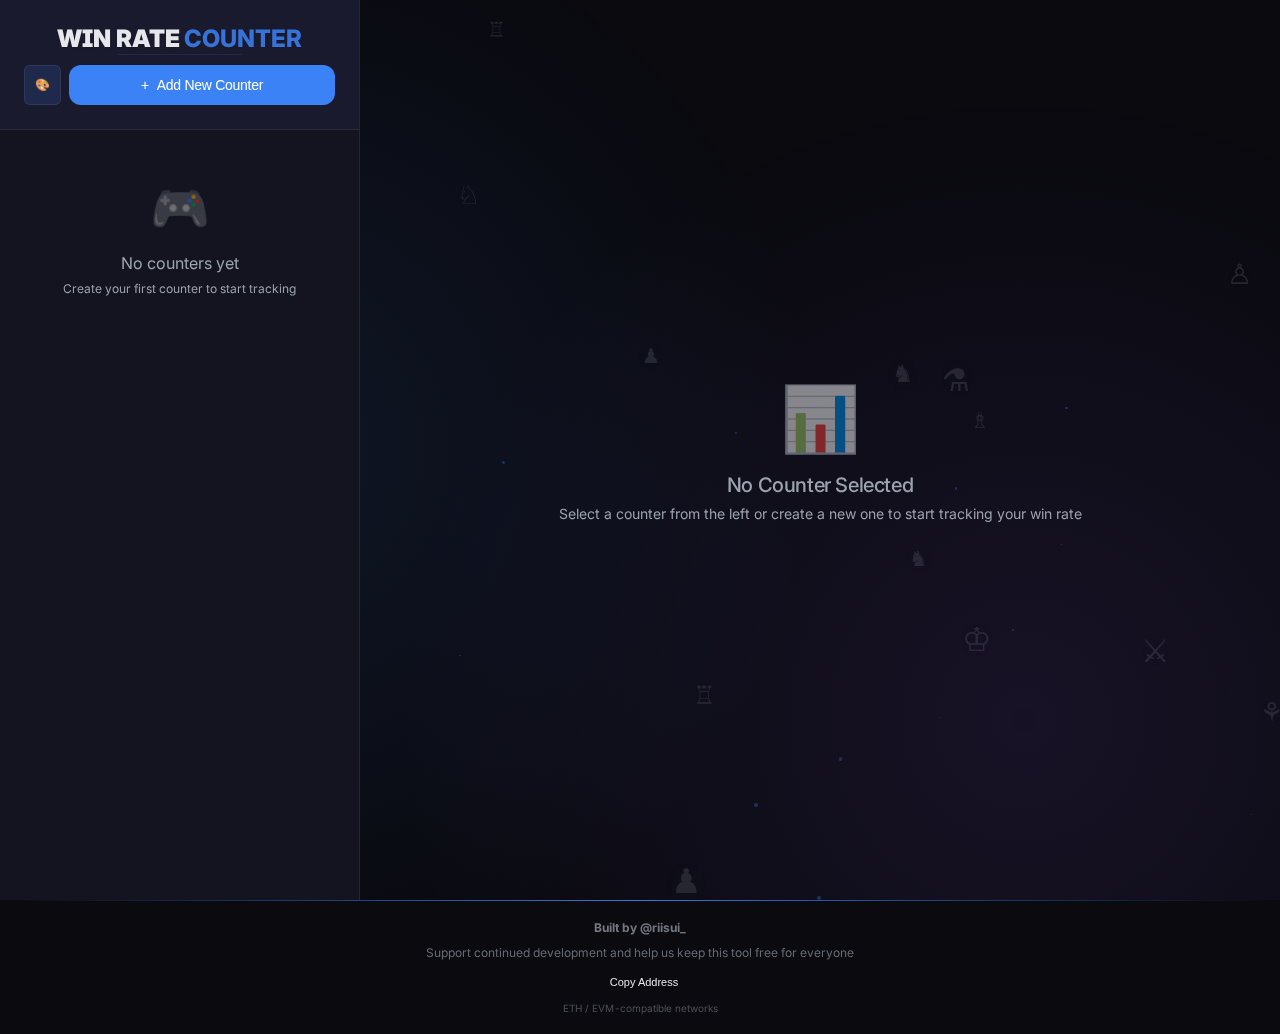
<file: leaderboard/index.html>
<!DOCTYPE html>
<html lang="en">
<head>
    <meta charset="UTF-8">
    <meta name="viewport" content="width=device-width, initial-scale=1.0">
    <title>Win Rate Counter - Track Your Gaming Performance</title>
    <link href="https://fonts.googleapis.com/css2?family=Inter:wght@300;400;500;600;700&family=JetBrains+Mono:wght@400;500&display=swap" rel="stylesheet">
    <style>
        :root {
            /* Default Theme: Anichess Dark */
            --bg-main: #0a0a0f;
            --bg-panel: #141421;
            --bg-card: #1a1a2e;

            --text-primary: #e5e7eb;
            --text-secondary: #9ca3af;
            --text-muted: #6b7280;

            --accent: #3b82f6;
            --accent-soft: rgba(59,130,246,0.15);

            --success: #10b981;
            --danger: #ef4444;
            --warning: #f59e0b;

            --border-soft: rgba(255,255,255,0.08);
            --shadow-soft: rgba(0,0,0,0.4);

            /* Typography variables */
            --font-weight-primary: 700;
            --font-weight-secondary: 500;
            --font-weight-muted: 400;
            --letter-spacing-tight: -0.02em;
            --letter-spacing-normal: 0;
            --letter-spacing-wide: 0.05em;
            
            /* Font Family */
            --font-primary: 'Inter', system-ui, -apple-system, sans-serif;
            --font-mono: 'JetBrains Mono', 'Courier New', monospace;
        }

        /* Theme Presets with Unique Designs */
        .theme-anichess-dark {
            --bg-main: #0a0a0f;
            --bg-panel: #141421;
            --bg-card: #1a1a2e;

            --text-primary: #e5e7eb;
            --text-secondary: #9ca3af;
            --text-muted: #6b7280;

            --accent: #3b82f6;
            --accent-soft: rgba(59,130,246,0.15);

            --success: #10b981;
            --danger: #ef4444;
            --warning: #f59e0b;

            --border-soft: rgba(255,255,255,0.08);
            --shadow-soft: rgba(0,0,0,0.4);

            --font-primary: 'Inter', system-ui, -apple-system, sans-serif;
            --font-mono: 'JetBrains Mono', 'Courier New', monospace;
        }

        .theme-anichess-void {
            --bg-main: #050508;
            --bg-panel: #0d0d14;
            --bg-card: #141424;

            --text-primary: #e6e6f0;
            --text-secondary: #a1a1b8;
            --text-muted: #6b6b80;

            --accent: #8b5cf6;
            --accent-soft: rgba(139,92,246,0.15);

            --success: #22c55e;
            --danger: #f43f5e;
            --warning: #fbbf24;

            --border-soft: rgba(255,255,255,0.06);
            --shadow-soft: rgba(0,0,0,0.5);

            --font-primary: 'Inter', system-ui, -apple-system, sans-serif;
            --font-mono: 'JetBrains Mono', 'Courier New', monospace;
        }

        .theme-matrix-grind {
            --bg-main: #050505;
            --bg-panel: #0b0f0b;
            --bg-card: #111811;

            --text-primary: #d1fae5;
            --text-secondary: #86efac;
            --text-muted: #4ade80;

            --accent: #22c55e;
            --accent-soft: rgba(34,197,94,0.15);

            --success: #22c55e;
            --danger: #ef4444;
            --warning: #facc15;

            --border-soft: rgba(34,197,94,0.12);
            --shadow-soft: rgba(0,0,0,0.6);

            --font-primary: 'Inter', system-ui, -apple-system, sans-serif;
            --font-mono: 'JetBrains Mono', 'Courier New', monospace;
        }

        .theme-ember-arena {
            --bg-main: #0c0a09;
            --bg-panel: #1c120c;
            --bg-card: #26170f;

            --text-primary: #fff7ed;
            --text-secondary: #fed7aa;
            --text-muted: #fdba74;

            --accent: #f97316;
            --accent-soft: rgba(249,115,22,0.18);

            --success: #22c55e;
            --danger: #ef4444;
            --warning: #fb923c;

            --border-soft: rgba(249,115,22,0.15);
            --shadow-soft: rgba(0,0,0,0.55);

            --font-primary: 'Inter', system-ui, -apple-system, sans-serif;
            --font-mono: 'JetBrains Mono', 'Courier New', monospace;
        }

        .theme-minimal-light {
            --bg-main: #f8fafc;
            --bg-panel: #f1f5f9;
            --bg-card: #ffffff;

            --text-primary: #0f172a;
            --text-secondary: #334155;
            --text-muted: #64748b;

            --accent: #2563eb;
            --accent-soft: rgba(37,99,235,0.15);

            --success: #16a34a;
            --danger: #dc2626;
            --warning: #d97706;

            --border-soft: rgba(15,23,42,0.1);
            --shadow-soft: rgba(15,23,42,0.12);

            --font-primary: 'Inter', system-ui, -apple-system, sans-serif;
            --font-mono: 'JetBrains Mono', 'Courier New', monospace;
        }

        /* Enhanced Minimal Light Theme Visibility */
        .theme-minimal-light body {
            color: #0f172a;
            font-weight: 500;
        }

        .theme-minimal-light .panel-title {
            color: #0f172a;
            text-shadow: 0 1px 2px rgba(15, 23, 42, 0.1);
        }

        .theme-minimal-light .stat-label {
            color: #334155;
            font-weight: 600;
        }

        .theme-minimal-light .stat-value {
            color: #0f172a;
            font-weight: 700;
        }

        .theme-minimal-light .stat-value.wins { 
            color: #16a34a;
            text-shadow: 0 0 15px rgba(22, 163, 74, 0.2);
        }

        .theme-minimal-light .stat-value.losses { 
            color: #dc2626;
            text-shadow: 0 0 15px rgba(220, 38, 38, 0.2);
        }

        .theme-minimal-light .stat-value.total { 
            color: #0f172a;
            text-shadow: 0 0 10px rgba(15, 23, 42, 0.1);
        }

        .theme-minimal-light .stat-value.winrate {
            color: #2563eb;
            text-shadow: 0 0 15px rgba(37, 99, 235, 0.2);
            font-weight: 800;
        }

        .theme-minimal-light .counter-title {
            color: #0f172a;
            font-weight: 600;
        }

        .theme-minimal-light .counter-stats {
            color: #334155;
            font-weight: 500;
        }

        .theme-minimal-light .form-input {
            color: #0f172a;
            font-weight: 500;
            background: #ffffff;
            border-color: #e2e8f0;
        }

        .theme-minimal-light .form-input:focus {
            border-color: #2563eb;
            box-shadow: 0 0 0 2px rgba(37, 99, 235, 0.1);
        }

        .theme-minimal-light .form-input::placeholder {
            color: #94a3b8;
        }

        .theme-minimal-light .theme-name {
            color: #0f172a;
            font-weight: 600;
        }

        .theme-minimal-light .keyboard-hint {
            color: #64748b;
            background: rgba(37, 99, 235, 0.1);
            font-weight: 600;
        }

        .theme-minimal-light .empty-title {
            color: #0f172a;
            font-weight: 600;
        }

        .theme-minimal-light .empty-text {
            color: #334155;
            font-weight: 500;
        }

        /* Enhanced Typography */
        body {
            font-family: var(--font-primary);
            background: var(--bg-main);
            color: var(--text-primary);
            min-height: 100vh;
            overflow-x: hidden;
            position: relative;
            font-variant-numeric: tabular-nums;
            letter-spacing: var(--letter-spacing-normal);
            font-optical-sizing: antialiased;
            -webkit-font-smoothing: antialiased;
            -moz-osx-font-smoothing: grayscale;
        }

        /* Better Typography for All Text */
        /* Enhanced Panel Title - Premium Esports Grade */
        .panel-title {
            font-size: 24px;
            font-weight: 900;
            margin-bottom: 12px;
            color: var(--text-primary);
            display: flex;
            align-items: center;
            justify-content: center;
            gap: 6px;
            letter-spacing: -0.005em;
            font-family: var(--font-primary);
            text-shadow: 0 1px 2px rgba(0, 0, 0, 0.1);
            position: relative;
            animation: titleGlow 3s ease-in-out infinite alternate;
            width: 100%;
            font-optical-sizing: auto;
            -webkit-font-feature-settings: "ss01", "ss02";
            font-feature-settings: "ss01", "ss02";
        }

        @keyframes titleGlow {
            0% { filter: brightness(1); }
            100% { filter: brightness(1.05); }
        }

        .panel-title::before {
            content: '';
            position: absolute;
            bottom: -2px;
            left: 50%;
            transform: translateX(-50%);
            width: 40%;
            height: 1px;
            background: var(--accent-soft);
            border-radius: 1px;
            animation: titleUnderline 3s ease-in-out infinite;
        }

        @keyframes titleUnderline {
            0%, 100% { transform: translateX(-50%) scaleX(0); opacity: 0.3; }
            50% { transform: translateX(-50%) scaleX(1); opacity: 0.6; }
        }

        /* Theme-specific title underline colors */
        .theme-anichess-dark .panel-title::before {
            background: rgba(59, 130, 246, 0.3);
        }

        .theme-anichess-void .panel-title::before {
            background: rgba(139, 92, 246, 0.3);
        }

        .theme-matrix-grind .panel-title::before {
            background: rgba(34, 197, 94, 0.3);
        }

        .theme-ember-arena .panel-title::before {
            background: rgba(249, 115, 22, 0.3);
        }

        .theme-minimal-light .panel-title::before {
            background: rgba(37, 99, 235, 0.2);
        }

        .panel-title .title-text {
            position: relative;
            font-weight: 900;
            letter-spacing: -0.005em;
            display: flex;
            align-items: center;
            gap: 4px;
            font-optical-sizing: auto;
            -webkit-font-feature-settings: "ss01", "ss02";
            font-feature-settings: "ss01", "ss02";
        }

        /* WIN RATE - Primary text */
        .panel-title .title-text .win-rate {
            color: var(--text-primary);
            font-weight: 900;
            letter-spacing: -0.005em;
            font-optical-sizing: auto;
            -webkit-font-feature-settings: "ss01", "ss02";
            font-feature-settings: "ss01", "ss02";
        }

        /* COUNTER - Accent text */
        .panel-title .title-text .counter {
            color: var(--accent);
            font-weight: 800;
            letter-spacing: 0;
            opacity: 0.85;
            font-optical-sizing: auto;
            -webkit-font-feature-settings: "ss01", "ss02";
            font-feature-settings: "ss01", "ss02";
        }

        .stat-label {
            font-size: 12px;
            color: var(--text-secondary);
            margin-bottom: 8px;
            text-transform: uppercase;
            letter-spacing: var(--letter-spacing-wide);
            font-weight: var(--font-weight-muted);
            font-family: var(--font-primary);
        }

        .keyboard-hint {
            font-size: 10px;
            color: var(--text-muted);
            background: var(--accent-soft);
            padding: 2px 6px;
            border-radius: 4px;
            margin-left: auto;
            font-weight: var(--font-weight-muted);
            font-family: var(--font-mono);
        }

        .form-label {
            display: block;
            font-size: 12px;
            font-weight: var(--font-weight-secondary);
            color: var(--text-primary);
            margin-bottom: 6px;
            text-transform: uppercase;
            letter-spacing: var(--letter-spacing-wide);
            font-family: var(--font-primary);
        }

        .form-input {
            width: 100%;
            padding: 10px 12px;
            background: var(--accent-soft);
            border: 1px solid var(--border-soft);
            border-radius: 8px;
            color: var(--text-primary);
            font-size: 14px;
            transition: border-color 0.3s ease;
            font-variant-numeric: tabular-nums;
            letter-spacing: var(--letter-spacing-normal);
            font-family: var(--font-primary);
        }

        .form-input:focus {
            outline: none;
            border-color: var(--accent);
            box-shadow: 0 0 0 2px var(--accent-soft);
        }

        .form-input::placeholder {
            color: var(--text-muted);
            font-family: var(--font-primary);
        }

        /* Theme-Specific Button Styles */
        .btn {
            padding: 16px 24px;
            border: none;
            border-radius: 12px;
            font-size: 16px;
            font-weight: var(--font-weight-secondary);
            cursor: pointer;
            transition: all 0.3s ease;
            display: flex;
            align-items: center;
            justify-content: center;
            gap: 8px;
            position: relative;
            overflow: hidden;
            font-family: var(--font-primary);
            letter-spacing: var(--letter-spacing-tight);
        }

        .btn .keyboard-hint {
            position: absolute;
            top: 4px;
            right: 8px;
            font-size: 9px;
            background: rgba(255, 255, 255, 0.2);
            padding: 2px 4px;
            border-radius: 3px;
            font-family: var(--font-mono);
        }

        /* Theme-Specific Button Styles */
        .theme-anichess-dark .btn-win {
            background: linear-gradient(135deg, #10b981, #059669);
            color: white;
            font-family: var(--font-primary);
        }

        .theme-anichess-dark .btn-win:hover {
            background: linear-gradient(135deg, #059669, #0ea834);
            transform: translateY(-2px);
            box-shadow: 0 0 20px rgba(16, 185, 129, 0.4);
        }

        .theme-anichess-dark .btn-loss {
            background: linear-gradient(135deg, #ef4444, #dc2626);
            color: white;
            font-family: var(--font-primary);
        }

        .theme-anichess-dark .btn-loss:hover {
            background: linear-gradient(135deg, #dc2626, #b91c1c);
            transform: translateY(-2px);
            box-shadow: 0 0 20px rgba(239, 68, 68, 0.4);
        }

        .theme-anichess-void .btn-win {
            background: linear-gradient(135deg, #22c55e, #16a34a);
            color: white;
            font-family: var(--font-primary);
        }

        .theme-anichess-void .btn-win:hover {
            background: linear-gradient(135deg, #16a34a, #14b8a1);
            transform: translateY(-2px);
            box-shadow: 0 0 20px rgba(34, 197, 94, 0.4);
        }

        .theme-anichess-void .btn-loss {
            background: linear-gradient(135deg, #f43f5e, #dc2626);
            color: white;
            font-family: var(--font-primary);
        }

        .theme-anichess-void .btn-loss:hover {
            background: linear-gradient(135deg, #dc2626, #b91c1c);
            transform: translateY(-2px);
            box-shadow: 0 0 20px rgba(244, 63, 94, 0.4);
        }

        .theme-matrix-grind .btn-win {
            background: linear-gradient(135deg, #22c55e, #16a34a);
            color: white;
            font-family: var(--font-primary);
        }

        .theme-matrix-grind .btn-win:hover {
            background: linear-gradient(135deg, #16a34a, #14b8a1);
            transform: translateY(-2px);
            box-shadow: 0 0 20px rgba(34, 197, 94, 0.4);
        }

        .theme-matrix-grind .btn-loss {
            background: linear-gradient(135deg, #ef4444, #dc2626);
            color: white;
            font-family: var(--font-primary);
        }

        .theme-matrix-grind .btn-loss:hover {
            background: linear-gradient(135deg, #dc2626, #b91c1c);
            transform: translateY(-2px);
            box-shadow: 0 0 20px rgba(239, 68, 68, 0.4);
        }

        .theme-ember-arena .btn-win {
            background: linear-gradient(135deg, #22c55e, #16a34a);
            color: white;
            font-family: var(--font-primary);
        }

        .theme-ember-arena .btn-win:hover {
            background: linear-gradient(135deg, #16a34a, #14b8a1);
            transform: translateY(-2px);
            box-shadow: 0 0 20px rgba(34, 197, 94, 0.4);
        }

        .theme-ember-arena .btn-loss {
            background: linear-gradient(135deg, #ef4444, #dc2626);
            color: white;
            font-family: var(--font-primary);
        }

        .theme-ember-arena .btn-loss:hover {
            background: linear-gradient(135deg, #dc2626, #b91c1c);
            transform: translateY(-2px);
            box-shadow: 0 0 20px rgba(251, 146, 60, 0.4);
        }

        .theme-minimal-light .btn-win {
            background: linear-gradient(135deg, #16a34a, #14b8a1);
            color: white;
            font-family: var(--font-primary);
        }

        .theme-minimal-light .btn-win:hover {
            background: linear-gradient(135deg, #14b8a1, #14b8a1);
            transform: translateY(-2px);
            box-shadow: 0 0 20px rgba(34, 197, 94, 0.4);
        }

        .theme-minimal-light .btn-loss {
            background: linear-gradient(135deg, #dc2626, #b91c1c);
            color: white;
            font-family: var(--font-primary);
        }

        .theme-minimal-light .btn-loss:hover {
            background: linear-gradient(135deg, #b91c1c, #b91c1c);
            transform: translateY(-2px);
            box-shadow: 0 0 20px rgba(239, 68, 68, 0.4);
        }

        * {
            margin: 0;
            padding: 0;
            box-sizing: border-box;
        }

        body {
            font-family: 'Inter', sans-serif;
            background: var(--bg-main);
            color: var(--text-primary);
            min-height: 100vh;
            overflow-x: hidden;
            position: relative;
            font-variant-numeric: tabular-nums;
            letter-spacing: var(--letter-spacing-normal);
        }

        /* Chess Background Animation */
        .chess-background {
            position: fixed;
            top: 0;
            left: 0;
            width: 100%;
            height: 100%;
            pointer-events: none;
            z-index: 0;
            opacity: 0.4;
            overflow: hidden;
        }

        .chess-piece {
            position: absolute;
            font-size: 24px;
            color: var(--accent-blue);
            opacity: 0.3;
            animation: float 25s infinite ease-in-out;
            filter: drop-shadow(0 0 15px var(--accent-blue));
            text-shadow: 0 0 20px rgba(59, 130, 246, 0.5);
        }

        .chess-piece.white {
            color: var(--accent-green);
            filter: drop-shadow(0 0 15px var(--accent-green));
            text-shadow: 0 0 20px rgba(16, 185, 129, 0.5);
        }

        .chess-piece.gold {
            color: var(--accent-orange);
            filter: drop-shadow(0 0 15px var(--accent-orange));
            text-shadow: 0 0 20px rgba(245, 158, 11, 0.5);
        }

        @keyframes float {
            0%, 100% { 
                transform: translateY(0) rotate(0deg); 
                opacity: 0.3;
            }
            25% { 
                transform: translateY(-30px) rotate(8deg); 
                opacity: 0.5;
            }
            50% { 
                transform: translateY(15px) rotate(-5deg); 
                opacity: 0.4;
            }
            75% { 
                transform: translateY(-20px) rotate(3deg); 
                opacity: 0.6;
            }
        }

        @keyframes drift {
            0% { transform: translateX(0); }
            50% { transform: translateX(30px); }
            100% { transform: translateX(0); }
        }

        /* Enhanced Design Elements */
        .container {
            display: flex;
            height: 100vh;
            position: relative;
            z-index: 1;
            background: radial-gradient(circle at 20% 50%, rgba(59, 130, 246, 0.1) 0%, transparent 50%),
                        radial-gradient(circle at 80% 80%, rgba(139, 92, 246, 0.1) 0%, transparent 50%);
        }

        /* Enhanced Panel Headers */
        .panel-header {
            padding: 24px;
            border-bottom: 1px solid var(--border-soft);
            background: var(--bg-card);
            position: relative;
            overflow: hidden;
        }

        .panel-header::before {
            content: '';
            position: absolute;
            top: 0;
            left: -100%;
            width: 100%;
            height: 100%;
            background: linear-gradient(90deg, transparent, rgba(255,255,255,0.05), transparent);
            animation: shimmer 3s infinite;
        }

        @keyframes shimmer {
            0% { left: -100%; }
            100% { left: 100%; }
        }

        /* Enhanced Counter Items */
        .counter-item {
            background: var(--bg-card);
            border: 1px solid var(--border-soft);
            border-radius: 12px;
            padding: 16px;
            margin-bottom: 12px;
            cursor: pointer;
            transition: all 0.3s ease;
            position: relative;
            overflow: hidden;
        }

        .counter-item::before {
            content: '';
            position: absolute;
            top: 0;
            left: 0;
            right: 0;
            height: 1px;
            background: linear-gradient(90deg, transparent, var(--accent), transparent);
            opacity: 0;
            transition: opacity 0.3s ease;
        }

        .counter-item:hover::before {
            opacity: 1;
        }

        /* Enhanced Stat Cards */
        .stat-card {
            background: var(--bg-card);
            border: 1px solid var(--border-soft);
            border-radius: 16px;
            padding: 20px;
            text-align: center;
            transition: all 0.3s ease;
            position: relative;
            overflow: hidden;
        }

        .stat-card::after {
            content: '';
            position: absolute;
            top: -50%;
            left: -50%;
            width: 200%;
            height: 200%;
            background: radial-gradient(circle, var(--accent-soft) 0%, transparent 70%);
            opacity: 0;
            transition: opacity 0.3s ease;
            pointer-events: none;
        }

        .stat-card:hover::after {
            opacity: 1;
        }

        /* Enhanced Buttons */
        .btn {
            padding: 16px 24px;
            border: none;
            border-radius: 12px;
            font-size: 16px;
            font-weight: var(--font-weight-secondary);
            cursor: pointer;
            transition: all 0.3s ease;
            display: flex;
            align-items: center;
            justify-content: center;
            gap: 8px;
            position: relative;
            overflow: hidden;
            font-family: var(--font-primary);
            letter-spacing: var(--letter-spacing-tight);
        }

        .btn::before {
            content: '';
            position: absolute;
            top: 50%;
            left: 50%;
            width: 0;
            height: 0;
            background: rgba(255, 255, 255, 0.2);
            border-radius: 50%;
            transform: translate(-50%, -50%);
            transition: width 0.6s ease, height 0.6s ease;
        }

        .btn:active::before {
            width: 300px;
            height: 300px;
        }

        /* Enhanced Progress Bar */
        .progress-bar-container {
            background: var(--accent-soft);
            border-radius: 12px;
            height: 20px;
            overflow: hidden;
            position: relative;
            border: 1px solid var(--border-soft);
        }

        .progress-bar-fill {
            height: 100%;
            background: var(--accent);
            border-radius: 12px;
            transition: width 0.5s ease;
            position: relative;
            overflow: hidden;
        }

        .progress-bar-fill::before {
            content: '';
            position: absolute;
            top: 0;
            left: -100%;
            width: 100%;
            height: 100%;
            background: linear-gradient(90deg, transparent, rgba(255,255,255,0.3), transparent);
            animation: progressShimmer 2s infinite;
        }

        @keyframes progressShimmer {
            0% { left: -100%; }
            100% { left: 100%; }
        }

        /* Enhanced Modal */
        .modal {
            background: var(--bg-card);
            border: 1px solid var(--border-soft);
            border-radius: 16px;
            padding: 24px;
            width: 90%;
            max-width: 450px;
            transform: scale(0.9);
            transition: transform 0.3s ease;
            max-height: 80vh;
            overflow-y: auto;
            position: relative;
        }

        .modal::before {
            content: '';
            position: absolute;
            top: 0;
            left: 0;
            right: 0;
            height: 2px;
            background: linear-gradient(90deg, var(--accent), var(--success), var(--danger));
            border-radius: 16px 16px 0 0;
        }

        /* Enhanced Footer */
        .footer {
            background: var(--bg-panel);
            border-top: 1px solid var(--border-soft);
            padding: 20px 24px;
            text-align: center;
            font-size: 12px;
            color: var(--text-secondary);
            opacity: 0.9;
            position: relative;
            overflow: hidden;
        }

        .footer::before {
            content: '';
            position: absolute;
            top: 0;
            left: 0;
            right: 0;
            height: 1px;
            background: linear-gradient(90deg, transparent, var(--accent), transparent);
        }

        /* Enhanced Theme Picker */
        .theme-preview {
            background: var(--bg-card);
            border: 2px solid var(--border-soft);
            border-radius: 12px;
            padding: 16px;
            text-align: center;
            transition: all 0.3s ease;
            position: relative;
            overflow: hidden;
        }

        .theme-preview::before {
            content: '';
            position: absolute;
            top: 0;
            left: 0;
            right: 0;
            height: 100%;
            background: linear-gradient(135deg, transparent, rgba(255,255,255,0.1));
            opacity: 0;
            transition: opacity 0.3s ease;
        }

        .theme-preview:hover::before {
            opacity: 1;
        }

        /* Floating Particles */
        .floating-particles {
            position: fixed;
            top: 0;
            left: 0;
            width: 100%;
            height: 100%;
            pointer-events: none;
            z-index: 0;
            opacity: 0.3;
        }

        .particle {
            position: absolute;
            width: 2px;
            height: 2px;
            background: var(--accent);
            border-radius: 50%;
            animation: float 20s infinite ease-in-out;
        }

        @keyframes float {
            0%, 100% { 
                transform: translateY(0) translateX(0); 
                opacity: 0;
            }
            10% {
                opacity: 1;
            }
            90% {
                opacity: 1;
            }
            50% { 
                transform: translateY(-100px) translateX(50px); 
            }
        }

        /* Enhanced Win Rate Display */
        .stat-value.winrate {
            position: relative;
            display: inline-block;
        }

        .stat-value.winrate::after {
            content: '';
            position: absolute;
            top: -5px;
            left: -5px;
            right: -5px;
            bottom: -5px;
            background: linear-gradient(45deg, var(--accent), var(--success), var(--accent));
            border-radius: 50%;
            opacity: 0.1;
            z-index: -1;
            animation: pulse 2s infinite;
        }

        @keyframes pulse {
            0%, 100% { transform: scale(1); opacity: 0.1; }
            50% { transform: scale(1.1); opacity: 0.2; }
        }

        /* Enhanced Empty State */
        .empty-state {
            display: flex;
            flex-direction: column;
            align-items: center;
            justify-content: center;
            height: 100%;
            color: var(--text-secondary);
            text-align: center;
            position: relative;
        }

        .empty-icon {
            font-size: 64px;
            margin-bottom: 16px;
            opacity: 0.5;
            animation: bounce 2s infinite;
        }

        @keyframes bounce {
            0%, 20%, 50%, 80%, 100% { transform: translateY(0); }
            40% { transform: translateY(-10px); }
            60% { transform: translateY(-5px); }
        }

        /* Left Panel */
        .left-panel {
            width: 360px;
            background: var(--bg-panel);
            border-right: 1px solid var(--border-soft);
            display: flex;
            flex-direction: column;
            overflow: hidden;
        }

        .panel-header {
            padding: 24px;
            border-bottom: 1px solid var(--border-soft);
            background: var(--bg-card);
        }

        /* Theme-Specific Footer Styles */
        .theme-anichess-dark .footer {
            background: var(--bg-panel);
            border-top: 1px solid var(--border-soft);
        }

        .theme-anichess-void .footer {
            background: #0d0d14;
            border-top: 1px solid rgba(139, 92, 246, 0.1);
        }

        .theme-matrix-grind .footer {
            background: #0b0f0b;
            border-top: 1px solid rgba(34, 197, 94, 0.1);
        }

        .theme-ember-arena .footer {
            background: #1c120c;
            border-top: 1px solid rgba(249, 115, 22, 0.1);
        }

        .theme-minimal-light .footer {
            background: #f1f5f9;
            border-top: 1px solid rgba(15, 23, 42, 0.1);
        }

        .theme-picker-btn {
            background: var(--accent-soft);
            border: 1px solid var(--border-soft);
            color: var(--text-secondary);
            padding: 6px 10px;
            border-radius: 6px;
            cursor: pointer;
            font-size: 12px;
            transition: all 0.3s ease;
            margin-left: auto;
            font-weight: var(--font-weight-muted);
        }

        .theme-picker-btn:hover {
            background: var(--accent);
            color: white;
            border-color: var(--accent);
        }

        .keyboard-hint {
            font-size: 10px;
            color: var(--text-muted);
            background: var(--accent-soft);
            padding: 2px 6px;
            border-radius: 4px;
            margin-left: auto;
            font-weight: var(--font-weight-muted);
        }

        .add-counter-btn {
            width: 100%;
            padding: 12px;
            background: var(--accent);
            color: white;
            border: none;
            border-radius: 12px;
            font-size: 14px;
            font-weight: var(--font-weight-secondary);
            cursor: pointer;
            transition: all 0.3s ease;
            display: flex;
            align-items: center;
            justify-content: center;
            gap: 8px;
            letter-spacing: var(--letter-spacing-tight);
        }

        .add-counter-btn:hover {
            transform: translateY(-1px);
            box-shadow: var(--shadow-soft);
            filter: brightness(1.1);
        }

        .counters-list {
            flex: 1;
            overflow-y: auto;
            padding: 16px;
        }

        .counter-item {
            background: var(--bg-card);
            border: 1px solid var(--border-soft);
            border-radius: 12px;
            padding: 16px;
            margin-bottom: 12px;
            cursor: pointer;
            transition: all 0.3s ease;
            position: relative;
        }

        /* Theme-Specific Counter Item Hover Effects */
        .theme-anichess-dark .counter-item:hover {
            background: var(--accent-soft);
            border-color: var(--accent);
            transform: translateX(4px);
            box-shadow: 0 4px 12px rgba(59, 130, 246, 0.2);
        }

        .theme-anichess-void .counter-item:hover {
            background: rgba(139, 92, 246, 0.1);
            border-color: var(--accent);
            transform: translateX(4px);
            box-shadow: 0 4px 12px rgba(139, 92, 246, 0.2);
        }

        .theme-matrix-grind .counter-item:hover {
            background: rgba(34, 197, 94, 0.1);
            border-color: var(--accent);
            transform: translateX(4px);
            box-shadow: 0 4px 12px rgba(34, 197, 94, 0.2);
        }

        .theme-ember-arena .counter-item:hover {
            background: rgba(249, 115, 22, 0.1);
            border-color: var(--accent);
            transform: translateX(4px);
            box-shadow: 0 4px 12px rgba(249, 115, 22, 0.2);
        }

        .theme-minimal-light .counter-item:hover {
            background: rgba(37, 99, 235, 0.1);
            border-color: var(--accent);
            transform: translateX(4px);
            box-shadow: 0 4px 12px rgba(37, 99, 235, 0.2);
        }

        .counter-item.active {
            background: var(--accent-soft);
            border-color: var(--accent);
            box-shadow: 0 0 0 2px var(--accent-soft);
        }

        .counter-item-header {
            display: flex;
            justify-content: space-between;
            align-items: center;
            margin-bottom: 8px;
        }

        .counter-title {
            font-size: 16px;
            font-weight: var(--font-weight-secondary);
            color: var(--text-primary);
            flex: 1;
            margin-right: 8px;
            overflow: hidden;
            text-overflow: ellipsis;
            white-space: nowrap;
            letter-spacing: var(--letter-spacing-tight);
        }

        .trend-indicator {
            font-size: 12px;
            margin-left: 4px;
        }

        .trend-up { color: var(--success); }
        .trend-down { color: var(--danger); }
        .trend-stable { color: var(--text-muted); }

        .win-rate-pill {
            background: var(--accent);
            color: white;
            padding: 4px 10px;
            border-radius: 20px;
            font-size: 12px;
            font-weight: var(--font-weight-secondary);
            min-width: 45px;
            text-align: center;
            font-variant-numeric: tabular-nums;
        }

        .counter-stats {
            display: flex;
            gap: 16px;
            font-size: 13px;
            color: var(--text-secondary);
            font-variant-numeric: tabular-nums;
        }

        .stat-item {
            display: flex;
            align-items: center;
            gap: 4px;
        }

        .stat-wins { color: var(--success); }
        .stat-losses { color: var(--danger); }

        /* Progress Bar Styles */
        .progress-section {
            margin-bottom: 24px;
        }

        .progress-header {
            display: flex;
            justify-content: space-between;
            align-items: center;
            margin-bottom: 8px;
        }

        .progress-title {
            font-size: 14px;
            font-weight: var(--font-weight-secondary);
            color: var(--text-primary);
            letter-spacing: var(--letter-spacing-tight);
        }

        .progress-text {
            font-size: 12px;
            color: var(--text-secondary);
            font-variant-numeric: tabular-nums;
        }

        .progress-bar-container {
            background: var(--accent-soft);
            border-radius: 12px;
            height: 20px;
            overflow: hidden;
            position: relative;
            border: 1px solid var(--border-soft);
        }

        .progress-bar-fill {
            height: 100%;
            background: var(--accent);
            border-radius: 12px;
            transition: width 0.5s ease;
            position: relative;
        }

        .progress-bar-fill.low {
            background: var(--danger);
        }

        .progress-bar-fill.medium {
            background: var(--warning);
        }

        .progress-bar-fill.high {
            background: var(--success);
        }

        .progress-percentage {
            position: absolute;
            width: 100%;
            text-align: center;
            font-size: 11px;
            font-weight: var(--font-weight-secondary);
            color: white;
            text-shadow: 0 1px 2px rgba(0,0,0,0.5);
            line-height: 20px;
            font-variant-numeric: tabular-nums;
        }

        /* Modal Styles */
        .modal-overlay {
            position: fixed;
            top: 0;
            left: 0;
            right: 0;
            bottom: 0;
            background: rgba(0, 0, 0, 0.8);
            display: flex;
            align-items: center;
            justify-content: center;
            z-index: 1000;
            opacity: 0;
            visibility: hidden;
            transition: all 0.3s ease;
        }

        .modal-overlay.active {
            opacity: 1;
            visibility: visible;
        }

        .modal {
            background: var(--bg-card);
            border: 1px solid var(--border-soft);
            border-radius: 16px;
            padding: 24px;
            width: 90%;
            max-width: 450px;
            transform: scale(0.9);
            transition: transform 0.3s ease;
            max-height: 80vh;
            overflow-y: auto;
        }

        .modal-overlay.active .modal {
            transform: scale(1);
        }

        .modal-header {
            margin-bottom: 20px;
        }

        .modal-title {
            font-size: 18px;
            font-weight: var(--font-weight-primary);
            color: var(--text-primary);
            margin-bottom: 4px;
            letter-spacing: var(--letter-spacing-tight);
        }

        .modal-subtitle {
            font-size: 12px;
            color: var(--text-secondary);
        }

        .form-group {
            margin-bottom: 16px;
        }

        .form-label {
            display: block;
            font-size: 12px;
            font-weight: var(--font-weight-secondary);
            color: var(--text-primary);
            margin-bottom: 6px;
            text-transform: uppercase;
            letter-spacing: var(--letter-spacing-wide);
        }

        .form-input {
            width: 100%;
            padding: 10px 12px;
            background: var(--accent-soft);
            border: 1px solid var(--border-soft);
            border-radius: 8px;
            color: var(--text-primary);
            font-size: 14px;
            transition: border-color 0.3s ease;
            font-variant-numeric: tabular-nums;
        }

        .form-input:focus {
            outline: none;
            border-color: var(--accent);
            box-shadow: 0 0 0 2px var(--accent-soft);
        }

        .form-input::placeholder {
            color: var(--text-muted);
        }

        .modal-buttons {
            display: flex;
            gap: 12px;
            margin-top: 20px;
        }

        .modal-btn {
            flex: 1;
            padding: 10px 16px;
            border: none;
            border-radius: 8px;
            font-size: 14px;
            font-weight: var(--font-weight-secondary);
            cursor: pointer;
            transition: all 0.3s ease;
            letter-spacing: var(--letter-spacing-tight);
        }

        .modal-btn-primary {
            background: var(--accent);
            color: white;
        }

        .modal-btn-primary:hover {
            transform: translateY(-1px);
            box-shadow: var(--shadow-soft);
        }

        .modal-btn-secondary {
            background: var(--accent-soft);
            color: var(--text-primary);
            border: 1px solid var(--border-soft);
        }

        .modal-btn-secondary:hover {
            background: var(--bg-panel);
        }

        /* Theme Picker Styles */
        .theme-grid {
            display: grid;
            grid-template-columns: repeat(auto-fit, minmax(120px, 1fr));
            gap: 12px;
            margin-bottom: 20px;
        }

        .theme-option {
            cursor: pointer;
            transition: transform 0.2s ease;
        }

        .theme-option:hover {
            transform: scale(1.05);
        }

        .theme-preview {
            background: var(--bg-card);
            border: 2px solid var(--border-soft);
            border-radius: 12px;
            padding: 16px;
            text-align: center;
            transition: all 0.3s ease;
        }

        .theme-preview:hover {
            border-color: var(--accent);
            box-shadow: var(--shadow-soft);
        }

        .theme-preview.theme-anichess-dark-preview {
            background: #0a0a0f;
            border-color: rgba(59, 130, 246, 0.3);
        }

        .theme-preview.theme-anichess-void-preview {
            background: #050508;
            border-color: rgba(139, 92, 246, 0.3);
        }

        .theme-preview.theme-matrix-grind-preview {
            background: #050505;
            border-color: rgba(34, 197, 94, 0.3);
        }

        .theme-preview.theme-ember-arena-preview {
            background: #0c0a09;
            border-color: rgba(249, 115, 22, 0.3);
        }

        .theme-preview.theme-minimal-light-preview {
            background: #f8fafc;
            border-color: rgba(37, 99, 235, 0.3);
            color: #0f172a;
        }

        .theme-name {
            font-size: 14px;
            font-weight: var(--font-weight-secondary);
            margin-bottom: 8px;
            letter-spacing: var(--letter-spacing-tight);
        }

        .theme-colors {
            display: flex;
            justify-content: center;
            gap: 4px;
        }

        .theme-colors span {
            width: 20px;
            height: 20px;
            border-radius: 4px;
            border: 1px solid rgba(255, 255, 255, 0.2);
        }

        .theme-minimal-light-preview .theme-colors span {
            border-color: rgba(0, 0, 0, 0.1);
        }

        /* Right Panel */
        .right-panel {
            flex: 1;
            display: flex;
            flex-direction: column;
            overflow: hidden;
        }

        .counter-details {
            flex: 1;
            padding: 32px;
            overflow-y: auto;
        }

        .empty-state {
            display: flex;
            flex-direction: column;
            align-items: center;
            justify-content: center;
            height: 100%;
            color: var(--text-secondary);
            text-align: center;
        }

        .empty-icon {
            font-size: 64px;
            margin-bottom: 16px;
            opacity: 0.5;
        }

        .empty-title {
            font-size: 20px;
            font-weight: var(--font-weight-secondary);
            margin-bottom: 8px;
            letter-spacing: var(--letter-spacing-tight);
        }

        .empty-text {
            font-size: 14px;
        }

        .counter-detail-header {
            margin-bottom: 24px;
        }

        .detail-title-input {
            font-size: 28px;
            font-weight: var(--font-weight-primary);
            background: transparent;
            border: none;
            color: var(--text-primary);
            width: 100%;
            padding: 8px 0;
            border-bottom: 2px solid transparent;
            transition: border-color 0.3s ease;
            font-variant-numeric: tabular-nums;
            letter-spacing: var(--letter-spacing-tight);
        }

        .detail-title-input:focus {
            outline: none;
            border-bottom-color: var(--accent);
            box-shadow: 0 2px 8px var(--accent-soft);
        }

        .detail-title-input::placeholder {
            color: var(--text-muted);
        }

        /* Stats Grid */
        .stats-grid {
            display: grid;
            grid-template-columns: repeat(auto-fit, minmax(150px, 1fr));
            gap: 20px;
            margin-bottom: 32px;
        }

        .stat-card {
            background: var(--bg-card);
            border: 1px solid var(--border-soft);
            border-radius: 16px;
            padding: 20px;
            text-align: center;
            transition: all 0.3s ease;
            position: relative;
            overflow: hidden;
        }

        .stat-card::before {
            content: '';
            position: absolute;
            top: 0;
            left: 0;
            right: 0;
            height: 3px;
            background: var(--accent);
            opacity: 0;
            transition: opacity 0.3s ease;
        }

        /* Theme-Specific Hover Effects */
        .theme-anichess-dark .stat-card:hover {
            box-shadow: 0 0 0 2px rgba(59, 130, 246, 0.3);
        }

        .theme-anichess-dark .btn-win:hover {
            box-shadow: 0 0 20px rgba(16, 185, 129, 0.4);
        }

        .theme-anichess-dark .btn-loss:hover {
            box-shadow: 0 0 20px rgba(239, 68, 68, 0.4);
        }

        .theme-anichess-void .stat-card:hover {
            box-shadow: 0 0 0 2px rgba(139, 92, 246, 0.3);
        }

        .theme-anichess-void .btn-win:hover {
            box-shadow: 0 0 20px rgba(34, 197, 94, 0.4);
        }

        .theme-anichess-void .btn-loss:hover {
            box-shadow: 0 0 20px rgba(244, 63, 94, 0.4);
        }

        .theme-matrix-grind .stat-card:hover {
            box-shadow: 0 0 0 2px rgba(34, 197, 94, 0.3);
        }

        .theme-matrix-grind .btn-win:hover {
            box-shadow: 0 0 20px rgba(34, 197, 94, 0.4);
        }

        .theme-matrix-grind .btn-loss:hover {
            box-shadow: 0 0 20px rgba(239, 68, 68, 0.4);
        }

        .theme-ember-arena .stat-card:hover {
            box-shadow: 0 0 0 2px rgba(249, 115, 22, 0.3);
        }

        .theme-ember-arena .btn-win:hover {
            box-shadow: 0 0 20px rgba(34, 197, 94, 0.4);
        }

        .theme-ember-arena .btn-loss:hover {
            box-shadow: 0 0 20px rgba(251, 146, 60, 0.4);
        }

        .theme-minimal-light .stat-card:hover {
            box-shadow: 0 0 0 2px rgba(37, 99, 235, 0.2);
        }

        .theme-minimal-light .btn-win:hover {
            box-shadow: 0 0 20px rgba(34, 197, 94, 0.4);
        }

        .theme-minimal-light .btn-loss:hover {
            box-shadow: 0 0 20px rgba(239, 68, 68, 0.4);
        }

        .stat-card:hover::before {
            opacity: 1;
        }

        .stat-card.win-rate {
            background: var(--accent-soft);
            border-color: var(--accent);
        }

        .stat-card.win-rate::before {
            background: var(--accent);
            opacity: 1;
        }

        .stat-label {
            font-size: 12px;
            color: var(--text-secondary);
            margin-bottom: 8px;
            text-transform: uppercase;
            letter-spacing: var(--letter-spacing-wide);
            font-weight: var(--font-weight-muted);
        }

        .stat-value {
            font-size: 28px;
            font-weight: var(--font-weight-primary);
            line-height: 1;
            position: relative;
            display: inline-block;
            font-variant-numeric: tabular-nums;
            letter-spacing: var(--letter-spacing-tight);
        }

        .stat-value.wins { 
            color: var(--success);
            text-shadow: 0 0 20px rgba(34, 197, 94, 0.3);
        }

        .stat-value.losses { 
            color: var(--danger);
            text-shadow: 0 0 20px rgba(239, 68, 68, 0.3);
        }

        .stat-value.total { 
            color: var(--text-primary);
            text-shadow: 0 0 10px rgba(229, 231, 235, 0.2);
        }

        .stat-value.winrate { 
            color: var(--accent);
            font-size: 32px;
            font-weight: 800;
            text-shadow: 0 0 20px rgba(59, 130, 246, 0.3);
            position: relative;
            font-variant-numeric: tabular-nums;
            letter-spacing: var(--letter-spacing-tight);
        }

        .theme-anichess-void .stat-value.winrate {
            color: var(--accent);
            text-shadow: 0 0 20px rgba(139, 92, 246, 0.3);
        }

        .theme-matrix-grind .stat-value.winrate {
            color: var(--accent);
            text-shadow: 0 0 20px rgba(34, 197, 94, 0.3);
        }

        .theme-ember-arena .stat-value.winrate {
            color: var(--accent);
            text-shadow: 0 0 20px rgba(249, 115, 22, 0.3);
        }

        .theme-minimal-light .stat-value.winrate {
            color: var(--accent);
            text-shadow: 0 0 20px rgba(37, 99, 235, 0.2);
        }

        .stat-value.winrate::after {
            content: '%';
            font-size: 18px;
            font-weight: var(--font-weight-secondary);
            margin-left: 2px;
            color: var(--accent);
        }

        .modal-btn-secondary {
            background: var(--bg-hover);
            color: var(--text-primary);
            border: 1px solid var(--border-color);
        }

        .modal-btn-secondary:hover {
            background: var(--bg-secondary);
        }

        /* Right Panel - Counter Details */
        .right-panel {
            flex: 1;
            display: flex;
            flex-direction: column;
            overflow: hidden;
        }

        .counter-details {
            flex: 1;
            padding: 32px;
            overflow-y: auto;
        }

        .empty-state {
            display: flex;
            flex-direction: column;
            align-items: center;
            justify-content: center;
            height: 100%;
            color: var(--text-secondary);
            text-align: center;
        }

        .empty-icon {
            font-size: 64px;
            margin-bottom: 16px;
            opacity: 0.5;
        }

        .empty-title {
            font-size: 20px;
            font-weight: 500;
            margin-bottom: 8px;
        }

        .empty-text {
            font-size: 14px;
        }

        .counter-detail-header {
            margin-bottom: 32px;
        }

        .detail-title-input {
            font-size: 28px;
            font-weight: 600;
            background: transparent;
            border: none;
            color: var(--text-primary);
            width: 100%;
            padding: 8px 0;
            border-bottom: 2px solid transparent;
            transition: border-color 0.3s ease;
        }

        .detail-title-input:focus {
            outline: none;
            border-bottom-color: var(--accent-blue);
            box-shadow: 0 2px 8px rgba(59, 130, 246, 0.2);
        }

        .detail-title-input::placeholder {
            color: var(--text-muted);
        }

        .stats-grid {
            display: grid;
            grid-template-columns: repeat(auto-fit, minmax(150px, 1fr));
            gap: 20px;
            margin-bottom: 32px;
        }

        .stat-card {
            background: var(--bg-card);
            border: 1px solid var(--border-color);
            border-radius: 16px;
            padding: 20px;
            text-align: center;
            transition: all 0.3s ease;
            position: relative;
            overflow: hidden;
        }

        .stat-card::before {
            content: '';
            position: absolute;
            top: 0;
            left: 0;
            right: 0;
            height: 3px;
            background: var(--gradient-blue);
            opacity: 0;
            transition: opacity 0.3s ease;
        }

        .stat-card:hover {
            transform: translateY(-4px);
            box-shadow: var(--shadow-lg);
            border-color: var(--accent-blue);
        }

        .stat-card:hover::before {
            opacity: 1;
        }

        .stat-card.win-rate {
            background: linear-gradient(135deg, var(--bg-card), rgba(59, 130, 246, 0.1));
            border-color: var(--accent-blue);
        }

        .stat-card.win-rate::before {
            background: var(--gradient-blue);
            opacity: 1;
        }

        .stat-label {
            font-size: 12px;
            color: var(--text-secondary);
            margin-bottom: 8px;
            text-transform: uppercase;
            letter-spacing: 0.5px;
        }

        .stat-value {
            font-size: 28px;
            font-weight: 700;
            line-height: 1;
            position: relative;
            display: inline-block;
        }

        .stat-value.wins { 
            color: var(--accent-green);
            text-shadow: 0 0 20px rgba(16, 185, 129, 0.3);
        }

        .stat-value.losses { 
            color: var(--accent-red);
            text-shadow: 0 0 20px rgba(239, 68, 68, 0.3);
        }

        .stat-value.total { 
            color: var(--text-primary);
            text-shadow: 0 0 10px rgba(229, 231, 235, 0.2);
        }

        .action-buttons {
            display: grid;
            grid-template-columns: 1fr 1fr;
            gap: 12px;
            margin-bottom: 24px;
        }

        .btn {
            padding: 16px 24px;
            border: none;
            border-radius: 12px;
            font-size: 16px;
            font-weight: 600;
            cursor: pointer;
            transition: all 0.3s ease;
            display: flex;
            align-items: center;
            justify-content: center;
            gap: 8px;
            position: relative;
            overflow: hidden;
        }

        /* Theme-Specific Button Effects */
        .theme-anichess-dark .btn-win {
            background: var(--success);
            color: white;
        }

        .theme-anichess-dark .btn-win:hover {
            background: #059669;
            transform: translateY(-2px);
            box-shadow: 0 0 20px rgba(16, 185, 129, 0.4);
        }

        .theme-anichess-dark .btn-loss {
            background: var(--danger);
            color: white;
        }

        .theme-anichess-dark .btn-loss:hover {
            background: #dc2626;
            transform: translateY(-2px);
            box-shadow: 0 0 20px rgba(239, 68, 68, 0.4);
        }

        .theme-anichess-void .btn-win {
            background: var(--success);
            color: white;
        }

        .theme-anichess-void .btn-win:hover {
            background: #16a34a;
            transform: translateY(-2px);
            box-shadow: 0 0 20px rgba(34, 197, 94, 0.4);
        }

        .theme-anichess-void .btn-loss {
            background: var(--danger);
            color: white;
        }

        .theme-anichess-void .btn-loss:hover {
            background: #dc2626;
            transform: translateY(-2px);
            box-shadow: 0 0 20px rgba(244, 63, 94, 0.4);
        }

        .theme-matrix-grind .btn-win {
            background: var(--success);
            color: white;
        }

        .theme-matrix-grind .btn-win:hover {
            background: #16a34a;
            transform: translateY(-2px);
            box-shadow: 0 0 20px rgba(34, 197, 94, 0.4);
        }

        .theme-matrix-grind .btn-loss {
            background: var(--danger);
            color: white;
        }

        .theme-matrix-grind .btn-loss:hover {
            background: #dc2626;
            transform: translateY(-2px);
            box-shadow: 0 0 20px rgba(239, 68, 68, 0.4);
        }

        .theme-ember-arena .btn-win {
            background: var(--success);
            color: white;
        }

        .theme-ember-arena .btn-win:hover {
            background: #16a34a;
            transform: translateY(-2px);
            box-shadow: 0 0 20px rgba(34, 197, 94, 0.4);
        }

        .theme-ember-arena .btn-loss {
            background: var(--danger);
            color: white;
        }

        .theme-ember-arena .btn-loss:hover {
            background: #dc2626;
            transform: translateY(-2px);
            box-shadow: 0 0 20px rgba(251, 146, 60, 0.4);
        }

        .theme-minimal-light .btn-win {
            background: var(--success);
            color: white;
        }

        .theme-minimal-light .btn-win:hover {
            background: #16a34a;
            transform: translateY(-2px);
            box-shadow: 0 0 20px rgba(34, 197, 94, 0.4);
        }

        .theme-minimal-light .btn-loss {
            background: var(--danger);
            color: white;
        }

        .theme-minimal-light .btn-loss:hover {
            background: #dc2626;
            transform: translateY(-2px);
            box-shadow: 0 0 20px rgba(239, 68, 68, 0.4);
        }

        .btn .keyboard-hint {
            position: absolute;
            top: 4px;
            right: 8px;
            font-size: 9px;
            background: rgba(255, 255, 255, 0.2);
            padding: 2px 4px;
            border-radius: 3px;
        }

        .secondary-actions {
            display: grid;
            grid-template-columns: repeat(auto-fit, minmax(100px, 1fr));
            gap: 8px;
            margin-bottom: 20px;
        }

        .btn-secondary {
            padding: 10px 16px;
            background: var(--bg-card);
            color: var(--text-primary);
            border: 1px solid var(--border-color);
            border-radius: 8px;
            font-size: 13px;
            font-weight: 500;
            cursor: pointer;
            transition: all 0.3s ease;
            display: flex;
            align-items: center;
            justify-content: center;
            gap: 6px;
        }

        .btn-secondary:hover {
            background: var(--bg-hover);
            border-color: var(--accent-blue);
        }

        .btn-secondary .keyboard-hint {
            font-size: 9px;
            background: var(--bg-hover);
            color: var(--text-muted);
            padding: 1px 4px;
            border-radius: 3px;
        }

        .btn-danger {
            color: var(--accent-red);
            border-color: var(--accent-red);
        }

        .btn-danger:hover {
            background: rgba(239, 68, 68, 0.1);
            border-color: var(--accent-red);
        }

        /* History Section */
        .history-section {
            margin-top: 32px;
        }

        .history-title {
            font-size: 18px;
            font-weight: 600;
            margin-bottom: 16px;
            color: var(--text-primary);
        }

        .history-list {
            display: flex;
            flex-direction: column;
            gap: 8px;
            max-height: 200px;
            overflow-y: auto;
        }

        .history-item {
            display: flex;
            align-items: center;
            gap: 12px;
            padding: 12px;
            background: var(--bg-card);
            border: 1px solid var(--border-color);
            border-radius: 8px;
            font-size: 14px;
        }

        .history-item.win {
            border-left: 3px solid var(--accent-green);
        }

        .history-item.loss {
            border-left: 3px solid var(--accent-red);
        }

        .history-time {
            color: var(--text-secondary);
            font-size: 12px;
            margin-left: auto;
        }

        /* Mobile Responsive */
        @media (max-width: 768px) {
            .container {
                flex-direction: column;
            }

            .left-panel {
                width: 100%;
                height: 40vh;
                border-right: none;
                border-bottom: 1px solid var(--border-color);
            }

            .right-panel {
                height: 60vh;
            }

            .counter-details {
                padding: 20px;
            }

            .stats-grid {
                grid-template-columns: repeat(2, 1fr);
                gap: 12px;
            }

            .stat-card {
                padding: 16px;
            }

            .stat-value {
                font-size: 24px;
            }

            .action-buttons {
                grid-template-columns: 1fr;
            }
        }

        /* Animations */
        @keyframes slideIn {
            from {
                opacity: 0;
                transform: translateY(-20px);
            }
            to {
                opacity: 1;
                transform: translateY(0);
            }
        }

        @keyframes celebrate {
            0% {
                opacity: 0;
                transform: translate(-50%, -50%) scale(0.5);
            }
            50% {
                opacity: 1;
                transform: translate(-50%, -50%) scale(1.2);
            }
            100% {
                opacity: 0;
                transform: translate(-50%, -50%) scale(1);
            }
        }

        @keyframes confettiFall {
            0% {
                transform: translateY(0) rotate(0deg);
                opacity: 1;
            }
            100% {
                transform: translateY(100vh) rotate(360deg);
                opacity: 0;
            }
        }

        .counter-item {
            animation: slideIn 0.3s ease;
        }

        /* Scrollbar Styling */
        ::-webkit-scrollbar {
            width: 8px;
        }

        ::-webkit-scrollbar-track {
            background: var(--bg-primary);
        }

        ::-webkit-scrollbar-thumb {
            background: var(--border-color);
            border-radius: 4px;
        }

        ::-webkit-scrollbar-thumb:hover {
            background: var(--accent-blue);
        }

        /* Footer */
        .footer {
            background: var(--bg-secondary);
            border-top: 1px solid var(--border-color);
            padding: 20px 24px;
            text-align: center;
            font-size: 12px;
            color: var(--text-secondary);
            opacity: 0.9;
        }

        .footer-credit {
            margin-bottom: 10px;
            opacity: 0.8;
        }

        .footer-support {
            margin-bottom: 10px;
            opacity: 0.7;
        }

        .wallet-address {
            font-family: 'JetBrains Mono', monospace;
            background: var(--bg-hover);
            padding: 6px 10px;
            border-radius: 6px;
            border: 1px solid var(--border-color);
            display: inline-block;
            margin: 8px 0;
            font-size: 10px;
            color: var(--text-secondary);
            cursor: pointer;
            transition: all 0.3s ease;
        }

        .wallet-address:hover {
            background: var(--accent-blue);
            color: white;
            border-color: var(--accent-blue);
        }

        .copy-btn {
            font-size: 11px;
            padding: 6px 12px;
            background: var(--accent-blue);
            color: white;
            border: none;
            border-radius: 6px;
            cursor: pointer;
            margin-left: 8px;
            transition: all 0.3s ease;
        }

        .copy-btn:hover {
            background: var(--accent-blue-hover);
            transform: translateY(-1px);
        }

        .copy-btn.copied {
            background: var(--accent-green);
        }

        /* Reduced Motion */
        @media (prefers-reduced-motion: reduce) {
            .chess-piece {
                animation: none;
            }
            
            * {
                transition: none !important;
            }
        }
    </style>
</head>
<body>
    <!-- Chess Background Animation -->
    <div class="chess-background" id="chessBackground"></div>
    
    <!-- Floating Particles -->
    <div class="floating-particles" id="floatingParticles"></div>

    <div class="container">
        <!-- Left Panel -->
        <aside class="left-panel">
            <div class="panel-header">
                <h1 class="panel-title">
                    <span class="title-text">
                        <span class="win-rate">WIN RATE</span>
                        <span class="counter">COUNTER</span>
                    </span>
                </h1>
                <div style="display: flex; gap: 8px;">
                    <button class="theme-picker-btn" onclick="showThemePicker()">🎨</button>
                    <button class="add-counter-btn" onclick="addNewCounter()">
                        <span>+</span>
                        <span>Add New Counter</span>
                    </button>
                </div>
            </div>
            <div class="counters-list" id="countersList">
                <!-- Counters will be dynamically added here -->
            </div>
        </aside>

        <!-- Right Panel -->
        <main class="right-panel">
            <div class="counter-details" id="counterDetails">
                <div class="empty-state">
                    <div class="empty-icon">📊</div>
                    <h2 class="empty-title">No Counter Selected</h2>
                    <p class="empty-text">Select a counter from the left or create a new one to start tracking your win rate</p>
                </div>
            </div>
        </main>
    </div>

    <!-- Footer -->
    <footer class="footer">
        <div class="footer-credit">
            <strong>Built by <a href="https://x.com/riisui_" target="_blank" style="color: var(--accent-blue); text-decoration: none;">@riisui_</a></strong>
        </div>
        <div class="footer-support">
            Support continued development and help us keep this tool free for everyone
        </div>
        <div>
            <button class="copy-btn" id="copyBtn" onclick="copyWalletAddress()">Copy Address</button>
        </div>
        <div style="margin-top: 8px; font-size: 10px; opacity: 0.5;">
            ETH / EVM-compatible networks
        </div>
    </footer>

    <!-- Theme Picker Modal -->
    <div class="modal-overlay" id="themePickerModal">
        <div class="modal">
            <div class="modal-header">
                <h2 class="modal-title">Choose Theme</h2>
                <p class="modal-subtitle">Select your preferred color scheme</p>
            </div>
            
            <div class="theme-grid">
                <div class="theme-option" onclick="setTheme('theme-anichess-dark')">
                    <div class="theme-preview theme-anichess-dark-preview">
                        <div class="theme-name">Anichess Dark</div>
                        <div class="theme-colors">
                            <span style="background: #3b82f6;"></span>
                            <span style="background: #10b981;"></span>
                            <span style="background: #ef4444;"></span>
                        </div>
                    </div>
                </div>
                
                <div class="theme-option" onclick="setTheme('theme-anichess-void')">
                    <div class="theme-preview theme-anichess-void-preview">
                        <div class="theme-name">Anichess Void</div>
                        <div class="theme-colors">
                            <span style="background: #8b5cf6;"></span>
                            <span style="background: #22c55e;"></span>
                            <span style="background: #f43f5e;"></span>
                        </div>
                    </div>
                </div>
                
                <div class="theme-option" onclick="setTheme('theme-matrix-grind')">
                    <div class="theme-preview theme-matrix-grind-preview">
                        <div class="theme-name">Matrix Grind</div>
                        <div class="theme-colors">
                            <span style="background: #22c55e;"></span>
                            <span style="background: #facc15;"></span>
                            <span style="background: #ef4444;"></span>
                        </div>
                    </div>
                </div>
                
                <div class="theme-option" onclick="setTheme('theme-ember-arena')">
                    <div class="theme-preview theme-ember-arena-preview">
                        <div class="theme-name">Ember Arena</div>
                        <div class="theme-colors">
                            <span style="background: #f97316;"></span>
                            <span style="background: #22c55e;"></span>
                            <span style="background: #fb923c;"></span>
                        </div>
                    </div>
                </div>
                
                <div class="theme-option" onclick="setTheme('theme-minimal-light')">
                    <div class="theme-preview theme-minimal-light-preview">
                        <div class="theme-name">Minimal Light</div>
                        <div class="theme-colors">
                            <span style="background: #2563eb;"></span>
                            <span style="background: #16a34a;"></span>
                            <span style="background: #dc2626;"></span>
                        </div>
                    </div>
                </div>
            </div>
            
            <div class="modal-buttons">
                <button class="modal-btn modal-btn-secondary" onclick="closeThemePicker()">Cancel</button>
            </div>
        </div>
    </div>

    <!-- Create Counter Modal -->
    <div class="modal-overlay" id="createCounterModal">
        <div class="modal">
            <div class="modal-header">
                <h2 class="modal-title">Create New Counter</h2>
                <p class="modal-subtitle">Set up your game tracking with a target goal</p>
            </div>
            
            <div class="form-group">
                <label class="form-label" for="gameName">Game Name</label>
                <input type="text" id="gameName" class="form-input" placeholder="e.g., League of Legends, Valorant">
            </div>
            
            <div class="form-group">
                <label class="form-label" for="targetMatches">Target Matches</label>
                <input type="number" id="targetMatches" class="form-input" placeholder="e.g., 100" min="1" value="100">
            </div>
            
            <div class="modal-buttons">
                <button class="modal-btn modal-btn-secondary" onclick="closeCreateModal()">Cancel</button>
                <button class="modal-btn modal-btn-primary" onclick="createCounterFromModal()">Create Counter</button>
            </div>
        </div>
    </div>

    <script>
        // Win Rate Counter v2 - Enhanced for Grinders
        const WinRateCounter = {
            // Data
            counters: [],
            selectedCounterId: null,
            matches: [],
            sessions: [],
            settings: {
                keyboardShortcuts: true,
                sessionInactivity: 45,
                trendWindow: 10,
                animations: true,
                celebrations: true
            },
            
            // Initialize
            init() {
                this.loadFromStorage();
                this.loadThemeFromStorage();
                this.initChessBackground();
                this.initFloatingParticles();
                this.setupKeyboardShortcuts();
                this.render();
                
                if (this.counters.length > 0) {
                    this.selectCounter(this.counters[0].id);
                }
            },
            
            // Floating Particles
            initFloatingParticles() {
                if (!this.settings.animations) return;
                
                const container = document.getElementById('floatingParticles');
                const particleCount = 20;
                
                for (let i = 0; i < particleCount; i++) {
                    const particle = document.createElement('div');
                    particle.className = 'particle';
                    
                    // Random positioning
                    particle.style.left = Math.random() * 100 + '%';
                    particle.style.top = Math.random() * 100 + '%';
                    
                    // Random animation delay
                    particle.style.animationDelay = Math.random() * 20 + 's';
                    particle.style.animationDuration = (15 + Math.random() * 10) + 's';
                    
                    // Random size
                    const size = 1 + Math.random() * 3;
                    particle.style.width = size + 'px';
                    particle.style.height = size + 'px';
                    
                    container.appendChild(particle);
                }
            },
            
            // Theme Management
            loadThemeFromStorage() {
                const savedTheme = localStorage.getItem('winrate-counter-theme');
                if (savedTheme) {
                    this.setTheme(savedTheme, false);
                }
            },
            
            setTheme(themeName, save = true) {
                // Remove all theme classes
                document.body.className = document.body.className.replace(/theme-\S+/g, '');
                
                // Add the new theme class
                document.body.classList.add(themeName);
                
                // Save to localStorage
                if (save) {
                    localStorage.setItem('winrate-counter-theme', themeName);
                }
            },
            
            // Storage
            loadFromStorage() {
                const data = localStorage.getItem('winrate-counter-v2');
                if (data) {
                    const parsed = JSON.parse(data);
                    this.counters = parsed.counters || [];
                    this.matches = parsed.matches || [];
                    this.sessions = parsed.sessions || [];
                    this.settings = { ...this.settings, ...parsed.settings };
                } else {
                    // Migrate old data
                    const oldCounters = localStorage.getItem('winrate-counters');
                    const oldHistory = localStorage.getItem('winrate-history');
                    if (oldCounters) {
                        this.counters = JSON.parse(oldCounters);
                        this.counters.forEach(counter => {
                            counter.targetMatches = counter.targetMatches || null;
                            counter.quickTags = counter.quickTags || [];
                            counter.settings = {
                                lossStreakWarning: true,
                                lossStreakThreshold: 3,
                                analytics: true,
                                sessions: true
                            };
                        });
                    }
                    if (oldHistory) {
                        const history = JSON.parse(oldHistory);
                        this.matches = history.map(item => ({
                            id: Date.now().toString() + Math.random(),
                            counterId: item.counterId,
                            result: item.type,
                            tag: null,
                            note: '',
                            timestamp: item.timestamp,
                            sessionId: this.getCurrentSessionId()
                        }));
                    }
                }
            },
            
            saveToStorage() {
                const data = {
                    counters: this.counters,
                    matches: this.matches,
                    sessions: this.sessions,
                    settings: this.settings,
                    version: '2.0'
                };
                localStorage.setItem('winrate-counter-v2', JSON.stringify(data));
            },
            
            // Chess Background
            initChessBackground() {
                if (!this.settings.animations) return;
                
                const background = document.getElementById('chessBackground');
                const pieces = {
                    black: ['♔', '♕', '♖', '♗', '♘', '♙'],
                    white: ['♚', '♛', '♜', '♝', '♞', '♟'],
                    special: ['⚔', '⚕', '⚖', '⚗', '⚘']
                };
                
                // Create 15 chess pieces with different colors and sizes
                for (let i = 0; i < 15; i++) {
                    const piece = document.createElement('div');
                    
                    // Randomly choose piece set and type
                    const colorSet = Math.random() < 0.4 ? 'black' : Math.random() < 0.7 ? 'white' : 'special';
                    const pieceSet = pieces[colorSet];
                    const pieceType = pieceSet[Math.floor(Math.random() * pieceSet.length)];
                    
                    piece.className = `chess-piece ${colorSet}`;
                    piece.textContent = pieceType;
                    
                    // Random positioning
                    piece.style.left = Math.random() * 100 + '%';
                    piece.style.top = Math.random() * 100 + '%';
                    
                    // Random size variation
                    const size = 20 + Math.random() * 15;
                    piece.style.fontSize = size + 'px';
                    
                    // Random animation timing
                    piece.style.animationDelay = Math.random() * 30 + 's';
                    piece.style.animationDuration = (20 + Math.random() * 15) + 's';
                    
                    // Add secondary animation for some pieces
                    if (Math.random() < 0.3) {
                        piece.style.animation += `, drift ${10 + Math.random() * 10}s infinite ease-in-out`;
                    }
                    
                    background.appendChild(piece);
                }
            },
            
            // Keyboard Shortcuts
            setupKeyboardShortcuts() {
                if (!this.settings.keyboardShortcuts) return;
                
                document.addEventListener('keydown', (e) => {
                    // Ignore if typing in input
                    if (e.target.tagName === 'INPUT' || e.target.tagName === 'TEXTAREA') return;
                    
                    switch(e.key.toLowerCase()) {
                        case 'w':
                            e.preventDefault();
                            this.addWin();
                            break;
                        case 'l':
                            e.preventDefault();
                            this.addLoss();
                            break;
                        case 'z':
                            e.preventDefault();
                            this.undoLastAction();
                            break;
                    }
                });
            },
            
            // Counter Management
            createCounter(title, targetMatches = null, quickTags = []) {
                const counter = {
                    id: Date.now().toString(),
                    title,
                    wins: 0,
                    losses: 0,
                    targetMatches,
                    quickTags,
                    settings: {
                        lossStreakWarning: true,
                        lossStreakThreshold: 3,
                        analytics: true,
                        sessions: true
                    },
                    createdAt: new Date().toISOString()
                };
                
                this.counters.push(counter);
                this.saveToStorage();
                this.render();
                this.selectCounter(counter.id);
                
                if (this.settings.celebrations) {
                    this.showCelebration('🎯');
                }
            },
            
            deleteCounter(counterId) {
                if (!confirm('Are you sure you want to delete this counter?')) return;
                
                this.counters = this.counters.filter(c => c.id !== counterId);
                this.matches = this.matches.filter(m => m.counterId !== counterId);
                
                if (this.selectedCounterId === counterId) {
                    this.selectedCounterId = null;
                }
                
                this.saveToStorage();
                this.render();
            },
            
            selectCounter(counterId) {
                this.selectedCounterId = counterId;
                this.render();
            },
            
            updateCounterTitle(counterId, title) {
                const counter = this.counters.find(c => c.id === counterId);
                if (counter) {
                    counter.title = title;
                    this.saveToStorage();
                    this.renderCountersList();
                }
            },
            
            resetCounter() {
                if (!confirm('Are you sure you want to reset this counter? This will clear all wins and losses.')) return;
                
                const counter = this.counters.find(c => c.id === this.selectedCounterId);
                if (counter) {
                    counter.wins = 0;
                    counter.losses = 0;
                    this.matches = this.matches.filter(m => m.counterId !== counter.id);
                    this.saveToStorage();
                    this.render();
                }
            },
            
            // Match Tracking
            addWin(tag = null, note = '') {
                if (!this.selectedCounterId) return;
                
                const match = {
                    id: Date.now().toString(),
                    counterId: this.selectedCounterId,
                    result: 'win',
                    tag,
                    note,
                    timestamp: new Date().toISOString(),
                    sessionId: this.getCurrentSessionId()
                };
                
                this.matches.push(match);
                
                const counter = this.counters.find(c => c.id === this.selectedCounterId);
                if (counter) {
                    counter.wins++;
                    this.checkCelebrations(counter);
                    this.checkLossStreak(counter);
                }
                
                this.saveToStorage();
                this.render();
            },
            
            addLoss(tag = null, note = '') {
                if (!this.selectedCounterId) return;
                
                const match = {
                    id: Date.now().toString(),
                    counterId: this.selectedCounterId,
                    result: 'loss',
                    tag,
                    note,
                    timestamp: new Date().toISOString(),
                    sessionId: this.getCurrentSessionId()
                };
                
                this.matches.push(match);
                
                const counter = this.counters.find(c => c.id === this.selectedCounterId);
                if (counter) {
                    counter.losses++;
                    this.checkLossStreak(counter);
                }
                
                this.saveToStorage();
                this.render();
            },
            
            undoLastAction() {
                const counterMatches = this.matches.filter(m => m.counterId === this.selectedCounterId);
                if (counterMatches.length === 0) return;
                
                const lastMatch = counterMatches[counterMatches.length - 1];
                this.matches = this.matches.filter(m => m.id !== lastMatch.id);
                
                const counter = this.counters.find(c => c.id === this.selectedCounterId);
                if (counter) {
                    if (lastMatch.result === 'win') {
                        counter.wins--;
                    } else {
                        counter.losses--;
                    }
                }
                
                this.saveToStorage();
                this.render();
            },
            
            // Session Management
            getCurrentSessionId() {
                const now = Date.now();
                const inactivityMs = this.settings.sessionInactivity * 60 * 1000;
                
                // Find current or create new session
                let currentSession = this.sessions.find(s => {
                    const lastActivity = new Date(s.lastActivity).getTime();
                    return (now - lastActivity) < inactivityMs;
                });
                
                if (!currentSession) {
                    currentSession = {
                        id: Date.now().toString(),
                        startTime: new Date().toISOString(),
                        lastActivity: new Date().toISOString(),
                        wins: 0,
                        losses: 0
                    };
                    this.sessions.push(currentSession);
                } else {
                    currentSession.lastActivity = new Date().toISOString();
                }
                
                return currentSession.id;
            },
            
            // Analytics
            calculateWinRate(wins, losses) {
                const total = wins + losses;
                if (total === 0) return 0;
                return ((wins / total) * 100).toFixed(1);
            },
            
            calculateTrend(counterId) {
                const counterMatches = this.matches.filter(m => m.counterId === counterId);
                const windowSize = this.settings.trendWindow;
                
                if (counterMatches.length < windowSize * 2) return 'stable';
                
                const recent = counterMatches.slice(-windowSize);
                const previous = counterMatches.slice(-windowSize * 2, -windowSize);
                
                const recentWinRate = this.calculateWinRate(
                    recent.filter(m => m.result === 'win').length,
                    recent.filter(m => m.result === 'loss').length
                );
                
                const previousWinRate = this.calculateWinRate(
                    previous.filter(m => m.result === 'win').length,
                    previous.filter(m => m.result === 'loss').length
                );
                
                const diff = parseFloat(recentWinRate) - parseFloat(previousWinRate);
                
                if (diff > 5) return 'up';
                if (diff < -5) return 'down';
                return 'stable';
            },
            
            getCurrentStreak(counterId) {
                const counterMatches = this.matches.filter(m => m.counterId === counterId);
                if (counterMatches.length === 0) return { type: 'none', length: 0 };
                
                let streak = 0;
                let streakType = counterMatches[counterMatches.length - 1].result;
                
                for (let i = counterMatches.length - 1; i >= 0; i--) {
                    if (counterMatches[i].result === streakType) {
                        streak++;
                    } else {
                        break;
                    }
                }
                
                return { type: streakType, length: streak };
            },
            
            // Celebrations
            checkCelebrations(counter) {
                const total = counter.wins + counter.losses;
                
                // Target goal reached
                if (counter.targetMatches && total >= counter.targetMatches) {
                    this.showCelebration('🎯 Goal Reached!');
                }
                
                // Win streak milestones - ADD CONFETTI
                const streak = this.getCurrentStreak(counter.id);
                if (streak.type === 'win' && [3, 5, 10, 15].includes(streak.length)) {
                    this.showCelebration(`🔥 ${streak.length} Win Streak!`);
                    this.createConfetti();
                }
            },
            
            checkLossStreak(counter) {
                if (!counter.settings.lossStreakWarning) return;
                
                const streak = this.getCurrentStreak(counter.id);
                if (streak.type === 'loss' && streak.length >= counter.settings.lossStreakThreshold) {
                    this.showStreakWarning(streak.length);
                }
            },
            
            showCelebration(text) {
                if (!this.settings.celebrations) return;
                
                const celebration = document.createElement('div');
                celebration.className = 'celebration';
                celebration.textContent = text;
                celebration.style.cssText = `
                    position: fixed;
                    top: 50%;
                    left: 50%;
                    transform: translate(-50%, -50%);
                    font-size: 48px;
                    font-weight: 700;
                    color: var(--accent-green);
                    text-shadow: 0 0 20px var(--accent-green);
                    z-index: 2000;
                    animation: celebrate 3s ease-out forwards;
                    pointer-events: none;
                `;
                
                document.body.appendChild(celebration);
                
                setTimeout(() => {
                    document.body.removeChild(celebration);
                }, 3000);
            },
            
            showStreakWarning(length) {
                // Create and show warning message
                const warning = document.createElement('div');
                warning.className = 'streak-warning';
                warning.innerHTML = `
                    <div class="streak-warning-text">
                        🎮 You're on a ${length}-loss streak! 🎯 Time for a strategic break? 
                        <br>Come back stronger and refreshed! ☕
                    </div>
                    <button class="streak-warning-close" onclick="this.parentElement.remove()">×</button>
                `;
                
                // Add styles for the warning
                warning.style.cssText = `
                    position: fixed;
                    top: 20px;
                    right: 20px;
                    background: var(--gradient-red);
                    color: white;
                    padding: 16px 20px;
                    border-radius: 12px;
                    font-size: 14px;
                    font-weight: 500;
                    z-index: 3000;
                    animation: slideIn 0.5s ease;
                    max-width: 320px;
                    box-shadow: var(--shadow-lg);
                    backdrop-filter: blur(10px);
                `;
                
                document.body.appendChild(warning);
                
                // Auto-remove after 2 seconds
                setTimeout(() => {
                    if (warning.parentElement) {
                        warning.remove();
                    }
                }, 2000);
            },
            
            createConfetti() {
                const colors = ['#10b981', '#f59e0b', '#06b6d4', '#8b5cf6', '#ec4899'];
                const confettiCount = 30;
                
                for (let i = 0; i < confettiCount; i++) {
                    const confetti = document.createElement('div');
                    const color = colors[Math.floor(Math.random() * colors.length)];
                    const size = Math.random() * 6 + 4;
                    const startX = Math.random() * window.innerWidth;
                    const startY = Math.random() * 200 + 100;
                    
                    confetti.style.cssText = `
                        position: fixed;
                        left: ${startX}px;
                        top: ${startY}px;
                        width: ${size}px;
                        height: ${size}px;
                        background: ${color};
                        border-radius: ${Math.random() > 0.5 ? '50%' : '0'};
                        z-index: 9999;
                        pointer-events: none;
                        animation: confettiFall ${1.5 + Math.random() * 1.5}s linear forwards;
                    `;
                    
                    document.body.appendChild(confetti);
                    
                    // Remove confetti after animation
                    setTimeout(() => {
                        confetti.remove();
                    }, 3000);
                }
            },
            
            // Rendering
            render() {
                this.renderCountersList();
                this.renderCounterDetails();
            },
            
            renderCountersList() {
                const container = document.getElementById('countersList');
                
                if (this.counters.length === 0) {
                    container.innerHTML = `
                        <div style="text-align: center; color: var(--text-secondary); padding: 32px;">
                            <div style="font-size: 48px; margin-bottom: 16px; opacity: 0.5;">🎮</div>
                            <p>No counters yet</p>
                            <p style="font-size: 12px; margin-top: 8px;">Create your first counter to start tracking</p>
                        </div>
                    `;
                    return;
                }
                
                container.innerHTML = this.counters.map(counter => {
                    const winRate = this.calculateWinRate(counter.wins, counter.losses);
                    const trend = this.calculateTrend(counter.id);
                    const isActive = counter.id === this.selectedCounterId;
                    const trendIcon = trend === 'up' ? '▲' : trend === 'down' ? '▼' : '▬';
                    
                    return `
                        <div class="counter-item ${isActive ? 'active' : ''}" onclick="WinRateCounter.selectCounter('${counter.id}')">
                            <div class="counter-item-header">
                                <div class="counter-title">${counter.title}</div>
                                <div style="display: flex; align-items: center; gap: 4px;">
                                    <span class="trend-indicator trend-${trend}">${trendIcon}</span>
                                    <div class="win-rate-pill">${winRate}%</div>
                                </div>
                            </div>
                            <div class="counter-stats">
                                <div class="stat-item stat-wins">
                                    <span>W:</span>
                                    <span>${counter.wins}</span>
                                </div>
                                <div class="stat-item stat-losses">
                                    <span>L:</span>
                                    <span>${counter.losses}</span>
                                </div>
                                <div class="stat-item">
                                    <span>Total:</span>
                                    <span>${counter.wins + counter.losses}</span>
                                </div>
                            </div>
                        </div>
                    `;
                }).join('');
            },
            
            renderCounterDetails() {
                const container = document.getElementById('counterDetails');
                const counter = this.counters.find(c => c.id === this.selectedCounterId);
                
                if (!counter) {
                    container.innerHTML = `
                        <div class="empty-state">
                            <div class="empty-icon">📊</div>
                            <h2 class="empty-title">No Counter Selected</h2>
                            <p class="empty-text">Select a counter from the left or create a new one to start tracking your win rate</p>
                        </div>
                    `;
                    return;
                }
                
                const winRate = this.calculateWinRate(counter.wins, counter.losses);
                const total = counter.wins + counter.losses;
                const streak = this.getCurrentStreak(counter.id);
                
                container.innerHTML = `
                    <div class="counter-detail-header">
                        <input type="text" 
                               class="detail-title-input" 
                               value="${counter.title}" 
                               onchange="WinRateCounter.updateCounterTitle('${counter.id}', this.value)"
                               placeholder="Enter counter title...">
                    </div>
                    
                    ${counter.targetMatches ? `
                        <div class="progress-section">
                            <div class="progress-header">
                                <div class="progress-title">Match Progress</div>
                                <div class="progress-text">${total} / ${counter.targetMatches} matches</div>
                            </div>
                            <div class="progress-bar-container">
                                <div class="progress-bar-fill ${total < counter.targetMatches * 0.33 ? 'low' : total < counter.targetMatches * 0.66 ? 'medium' : 'high'}" 
                                     style="width: ${Math.min((total / counter.targetMatches) * 100, 100)}%">
                                    <div class="progress-percentage">${Math.round(Math.min((total / counter.targetMatches) * 100, 100))}%</div>
                                </div>
                            </div>
                        </div>
                    ` : ''}
                    
                    <div class="stats-grid">
                        <div class="stat-card">
                            <div class="stat-label">Wins</div>
                            <div class="stat-value wins">${counter.wins}</div>
                        </div>
                        <div class="stat-card">
                            <div class="stat-label">Losses</div>
                            <div class="stat-value losses">${counter.losses}</div>
                        </div>
                        <div class="stat-card">
                            <div class="stat-label">Total Games</div>
                            <div class="stat-value total">${total}</div>
                        </div>
                        <div class="stat-card win-rate">
                            <div class="stat-label">Win Rate</div>
                            <div class="stat-value winrate">${winRate}</div>
                        </div>
                    </div>
                    
                    <div class="action-buttons">
                        <button class="btn btn-win" onclick="WinRateCounter.addWin()">
                            <span>🏆</span>
                            <span>Win</span>
                            <span class="keyboard-hint">W</span>
                        </button>
                        <button class="btn btn-loss" onclick="WinRateCounter.addLoss()">
                            <span>💀</span>
                            <span>Loss</span>
                            <span class="keyboard-hint">L</span>
                        </button>
                    </div>
                    
                    <div class="secondary-actions">
                        <button class="btn-secondary" onclick="WinRateCounter.undoLastAction()">
                            <span>↩️</span>
                            <span>Undo Last</span>
                            <span class="keyboard-hint">Z</span>
                        </button>
                        <button class="btn-secondary" onclick="WinRateCounter.resetCounter()">
                            <span>🔄</span>
                            <span>Reset</span>
                        </button>
                        <button class="btn-secondary btn-danger" onclick="WinRateCounter.deleteCounter('${counter.id}')">
                            <span>🗑️</span>
                            <span>Delete</span>
                        </button>
                    </div>
                `;
            }
        };
        
        // Theme Picker Functions
        function showThemePicker() {
            document.getElementById('themePickerModal').classList.add('active');
        }

        function closeThemePicker() {
            document.getElementById('themePickerModal').classList.remove('active');
        }

        function setTheme(themeName) {
            WinRateCounter.setTheme(themeName);
            closeThemePicker();
        }
        
        // Modal Functions
        function addNewCounter() {
            showCreateModal();
        }

        function showCreateModal() {
            document.getElementById('createCounterModal').classList.add('active');
            document.getElementById('gameName').focus();
        }

        function closeCreateModal() {
            document.getElementById('createCounterModal').classList.remove('active');
            document.getElementById('gameName').value = '';
            document.getElementById('targetMatches').value = '';
        }
        
        function createCounterFromModal() {
            const gameName = document.getElementById('gameName').value.trim();
            const targetMatches = parseInt(document.getElementById('targetMatches').value) || null;
            
            if (!gameName) {
                alert('Please enter a game name');
                return;
            }
            
            WinRateCounter.createCounter(gameName, targetMatches);
            closeCreateModal();
        }
        
        // Footer Functions
        function copyWalletAddress() {
            const address = '0xAadb63A5bbcd64A1f8a9cbAF51CBDFd514254056';
            navigator.clipboard.writeText(address).then(() => {
                const btn = document.getElementById('copyBtn');
                const originalText = btn.textContent;
                btn.textContent = 'Copied!';
                btn.classList.add('copied');
                
                setTimeout(() => {
                    btn.textContent = originalText;
                    btn.classList.remove('copied');
                }, 2000);
            });
        }
        
        // Initialize app
        document.addEventListener('DOMContentLoaded', () => {
            WinRateCounter.init();
        });
    </script>
</body>
</html>
</file>
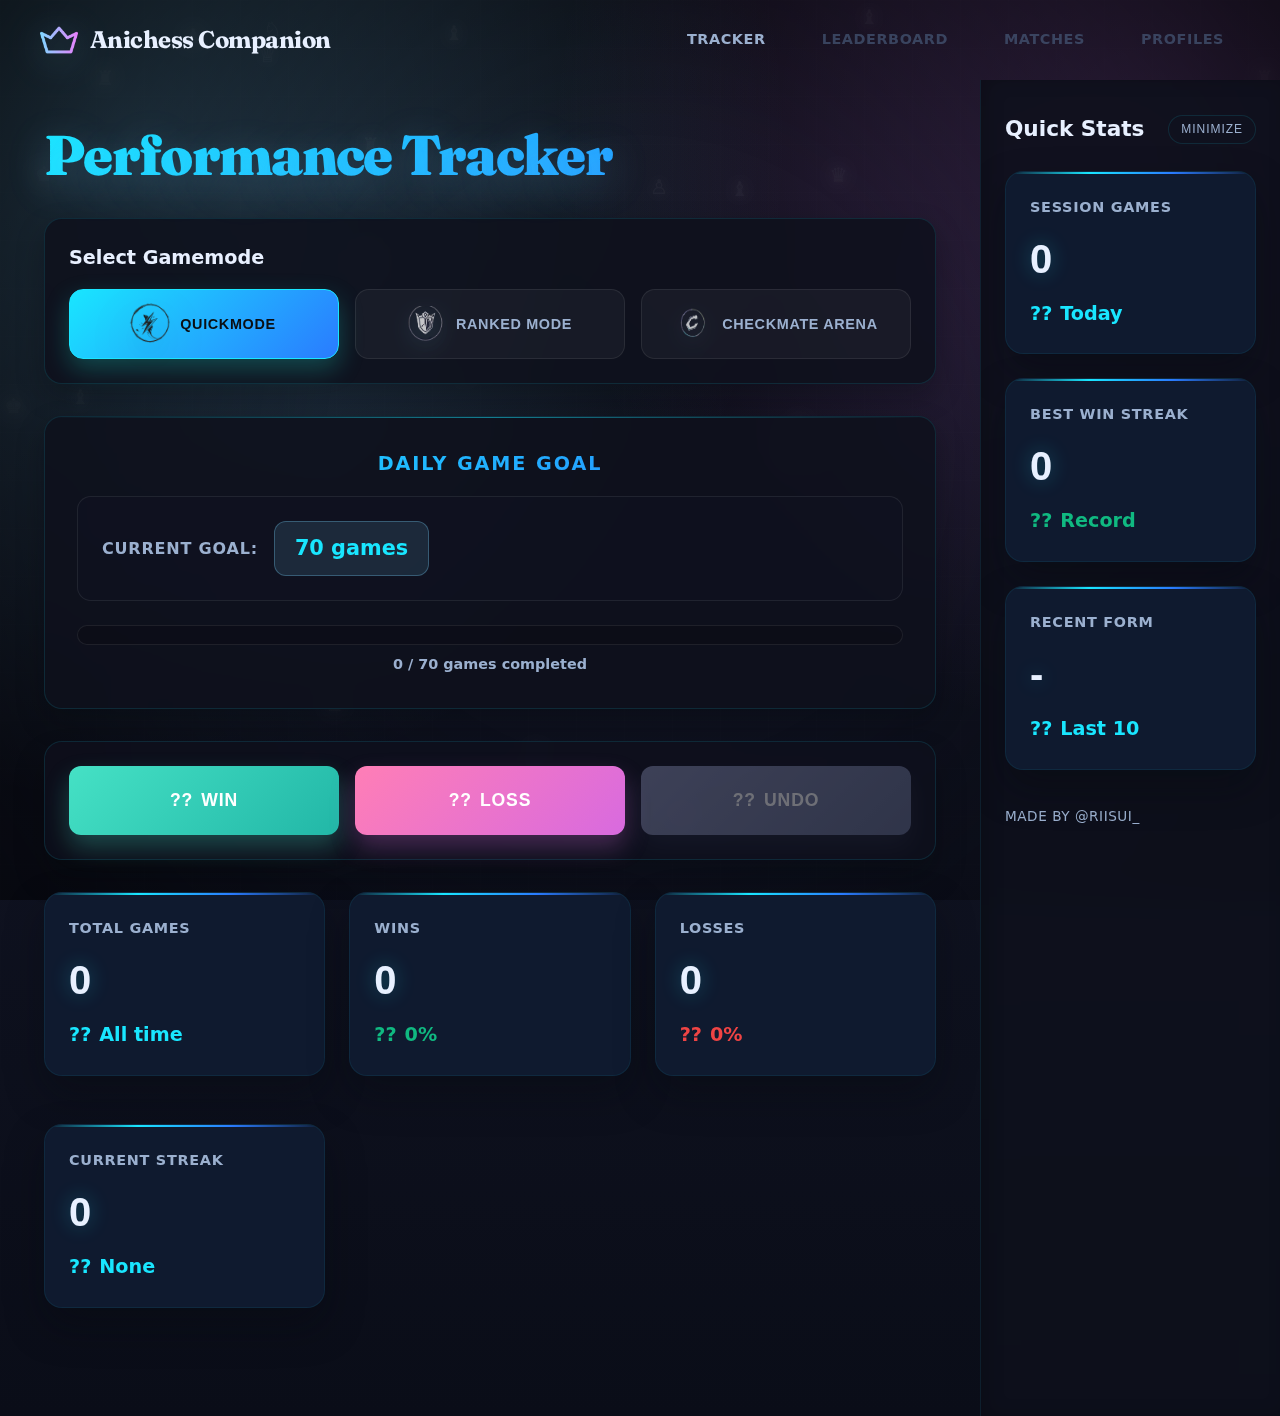
<file: tracker/index.html>
<!DOCTYPE html>
<html lang="en" data-theme="theme-1">
<head>
    <meta charset="UTF-8">
    <meta name="viewport" content="width=device-width, initial-scale=1.0">
    <title>Anichess Tracker - Track Your Performance</title>
    <link rel="preconnect" href="https://fonts.googleapis.com">
    <link rel="preconnect" href="https://fonts.gstatic.com" crossorigin>
    <link href="https://fonts.googleapis.com/css2?family=Fraunces:opsz,wght@9..144,600;9..144,700;9..144,800;9..144,900&family=Space+Grotesk:wght@400;500;600;700&display=swap" rel="stylesheet">
    <link rel="stylesheet" href="../styles.css">
    <style>
        /* Tracker Specific Styles */
        .tracker-container {
            display: flex;
            min-height: 100vh;
            padding-top: var(--nav-height);
        }

        .tracker-main {
            flex: 1;
            padding: 2rem;
            max-width: 1200px;
            margin: 0 auto;
        }

        .tracker-sidebar {
            width: 300px;
            background: rgba(15, 26, 47, 0.85);
            backdrop-filter: blur(15px);
            border-left: var(--nav-glow-height) solid transparent;
            padding: 2rem 1.5rem;
            overflow-y: auto;
        }

        .tracker-title {
            font-size: clamp(2.5rem, 5vw, 3.5rem);
            font-weight: 900;
            margin-bottom: 2rem;
            background: linear-gradient(135deg, var(--accent), var(--accent-secondary));
            -webkit-background-clip: text;
            -webkit-text-fill-color: transparent;
            background-clip: text;
            letter-spacing: -0.03em;
            text-shadow: 0 0 40px rgba(6, 182, 212, 0.4);
            position: relative;
            z-index: 1;
            line-height: 1.1;
        }

        .counter-card {
            background: rgba(15, 26, 47, 0.85);
            backdrop-filter: blur(15px);
            border: 1px solid var(--border-soft);
            border-radius: 16px;
            padding: 1.5rem;
            margin-bottom: 1.5rem;
            transition: all 0.3s ease;
            position: relative;
            overflow: hidden;
        }

        .counter-card::before {
            content: '';
            position: absolute;
            top: 0;
            left: 0;
            right: 0;
            height: 2px;
            background: linear-gradient(90deg, 
                transparent 0%, 
                var(--accent) 10%, 
                var(--accent) 90%, 
                transparent 100%);
            background-size: 200% 100%;
            background-position: -200% 0;
            transition: background-position 0.5s ease;
        }

        .counter-card:hover::before {
            background-position: 200% 0;
        }

        .counter-card:hover {
            transform: translateY(-2px);
            box-shadow: 0 8px 25px rgba(25, 230, 255, 0.3);
            border-color: var(--accent);
        }

        .counter-label {
            font-size: 0.9rem;
            color: var(--text-secondary);
            margin-bottom: 0.5rem;
            text-transform: uppercase;
            letter-spacing: 0.05em;
            font-weight: 600;
        }

        .counter-value {
            font-size: 2.5rem;
            font-weight: 800;
            color: var(--text-primary);
            margin-bottom: 0.5rem;
            font-family: 'Inter', sans-serif;
            text-shadow: 0 0 20px rgba(25, 230, 255, 0.3);
        }

        .counter-percentage {
            font-size: 1.2rem;
            font-weight: 600;
            color: var(--accent);
            display: flex;
            align-items: center;
            gap: 0.5rem;
        }

        .counter-percentage.positive {
            color: var(--success);
        }

        .counter-percentage.negative {
            color: var(--danger);
        }

        .tracker-stats {
            display: grid;
            grid-template-columns: repeat(auto-fit, minmax(250px, 1fr));
            gap: 1.5rem;
            margin-bottom: 2rem;
        }

        .tracker-actions {
            display: flex;
            gap: 1rem;
            margin-bottom: 2rem;
            padding: 2rem;
            background: rgba(15, 26, 47, 0.5);
            backdrop-filter: blur(10px);
            border: 1px solid rgba(25, 230, 255, 0.1);
            border-radius: 16px;
            transition: all 0.3s ease;
        }

        .tracker-actions:hover {
            border-color: rgba(25, 230, 255, 0.2);
            background: rgba(15, 26, 47, 0.7);
        }

        .btn-win, .btn-loss {
            flex: 1;
            padding: 1.5rem;
            border: none;
            border-radius: 12px;
            font-size: 1.1rem;
            font-weight: 600;
            cursor: pointer;
            transition: all 0.3s ease;
            text-transform: uppercase;
            letter-spacing: 0.05em;
            position: relative;
            overflow: hidden;
            display: flex;
            align-items: center;
            justify-content: center;
            gap: 0.5rem;
        }

        .btn-win {
            background: linear-gradient(135deg, var(--success), #059669);
            color: white;
        }

        .btn-loss {
            background: linear-gradient(135deg, var(--danger), #dc2626);
            color: white;
        }

        .btn-win:hover:not(:disabled), .btn-loss:hover:not(:disabled) {
            transform: translateY(-2px);
            box-shadow: 0 8px 25px rgba(0, 0, 0, 0.3);
        }

        .btn-win:hover:not(:disabled) {
            box-shadow: 0 8px 25px rgba(16, 185, 129, 0.4);
        }

        .btn-loss:hover:not(:disabled) {
            box-shadow: 0 8px 25px rgba(239, 68, 68, 0.4);
        }

        .btn-win:disabled, .btn-loss:disabled {
            opacity: 0.4;
            cursor: not-allowed;
            filter: grayscale(50%);
        }

        .btn-undo {
            flex: 1;
            padding: 1.5rem;
            background: linear-gradient(135deg, #6b7280, #4b5563);
            color: white;
            border: none;
            border-radius: 12px;
            font-size: 1.1rem;
            font-weight: 600;
            cursor: pointer;
            transition: all 0.3s ease;
            text-transform: uppercase;
            letter-spacing: 0.05em;
            position: relative;
            overflow: hidden;
            display: flex;
            align-items: center;
            justify-content: center;
            gap: 0.5rem;
        }

        .btn-undo:hover:not(:disabled) {
            transform: translateY(-2px);
            box-shadow: 0 8px 25px rgba(107, 114, 128, 0.3);
        }

        .btn-undo:disabled {
            opacity: 0.4;
            cursor: not-allowed;
            transform: none;
            filter: grayscale(50%);
        }

        .btn-undo:disabled:hover {
            box-shadow: none;
        }

        /* Gamemode Selection */
        .gamemode-selection {
            margin-bottom: 2rem;
            padding: 1.5rem;
            background: rgba(15, 26, 47, 0.85);
            backdrop-filter: blur(15px);
            border: 1px solid var(--border-soft);
            border-radius: 16px;
        }

        .gamemode-selection h3 {
            color: var(--text-primary);
            margin-bottom: 1rem;
            font-size: 1.2rem;
            font-weight: 600;
        }

        .gamemode-buttons {
            display: flex;
            gap: 1rem;
            justify-content: center;
        }

        .gamemode-btn {
            flex: 1;
            padding: 1rem 1.5rem;
            background: rgba(255, 255, 255, 0.05);
            border: 2px solid rgba(255, 255, 255, 0.1);
            border-radius: 12px;
            color: var(--text-secondary);
            cursor: pointer;
            transition: all 0.3s ease;
            display: flex;
            flex-direction: row;
            align-items: center;
            gap: 0.75rem;
            font-weight: 600;
            text-transform: uppercase;
            letter-spacing: 0.05em;
            justify-content: center;
        }

        .gamemode-btn span:first-child {
            font-size: 1.5rem;
            flex-shrink: 0;
        }

        .gamemode-btn span:last-child {
            font-size: 0.9rem;
            text-align: left;
        }

        .gamemode-icon {
            width: 36px;
            height: 36px;
            flex-shrink: 0;
            filter: drop-shadow(0 6px 12px rgba(122, 211, 255, 0.25));
        }

        .gamemode-btn:hover {
            background: rgba(255, 255, 255, 0.1);
            transform: translateY(-2px);
        }

        .gamemode-btn.active {
            background: linear-gradient(135deg, var(--accent), var(--accent-secondary));
            color: #0a0b12;
            border-color: var(--accent);
            box-shadow: 0 4px 15px rgba(25, 230, 255, 0.3);
        }

        .gamemode-btn.active .gamemode-icon {
            filter: drop-shadow(0 10px 16px rgba(0, 0, 0, 0.35)) saturate(1.15);
            transform: scale(1.5);
        }

        .gamemode-btn:not(.active) .gamemode-icon {
            opacity: 0.75;
        }

        /* Mobile Dropdown */
        .gamemode-dropdown {
            display: none;
            position: relative;
        }

        .gamemode-dropdown select {
            width: 100%;
            padding: 1rem;
            background: rgba(15, 26, 47, 0.85);
            border: 2px solid rgba(255, 255, 255, 0.1);
            border-radius: 12px;
            color: var(--text-primary);
            font-size: 1rem;
            font-weight: 600;
            cursor: pointer;
            outline: none;
            transition: all 0.3s ease;
        }

        .gamemode-dropdown select:focus {
            border-color: var(--accent);
            box-shadow: 0 0 0 3px rgba(25, 230, 255, 0.1);
        }

        .gamemode-dropdown select option {
            background: rgba(15, 26, 47, 0.95);
            color: var(--text-primary);
            padding: 0.5rem;
        }

        .goal-display {
            display: flex;
            align-items: center;
            justify-content: space-between;
            margin-bottom: 1rem;
        }

        .current-goal {
            display: flex;
            align-items: center;
            gap: 0.5rem;
        }

        .goal-label {
            color: var(--text-secondary);
            font-size: 0.9rem;
            font-weight: 600;
        }

        .goal-value {
            color: var(--accent);
            font-size: 1.2rem;
            font-weight: 700;
            padding: 0.5rem 1rem;
            background: rgba(25, 230, 255, 0.1);
            border: 1px solid rgba(25, 230, 255, 0.3);
            border-radius: 8px;
            min-width: 80px;
            text-align: center;
        }

        .reset-goal-btn {
            padding: 0.75rem 1.5rem;
            background: linear-gradient(135deg, var(--danger), #dc2626);
            color: white;
            border: none;
            border-radius: 8px;
            font-weight: 600;
            cursor: pointer;
            transition: all 0.3s ease;
            display: flex;
            align-items: center;
            gap: 0.5rem;
        }

        .reset-goal-btn:hover {
            transform: translateY(-2px);
            box-shadow: 0 4px 15px rgba(239, 68, 68, 0.3);
        }

        /* Daily Planning */
        .daily-planning {
            margin-bottom: 2rem;
            padding: 2rem;
            background: linear-gradient(135deg, rgba(25, 230, 255, 0.05) 0%, rgba(6, 182, 212, 0.03) 100%);
            backdrop-filter: blur(15px);
            border: 2px solid rgba(25, 230, 255, 0.3);
            border-radius: 16px;
            box-shadow: 0 8px 32px rgba(25, 230, 255, 0.1), inset 0 1px 0 rgba(255, 255, 255, 0.1);
            position: relative;
            overflow: hidden;
        }

        .daily-planning::before {
            content: '';
            position: absolute;
            top: 0;
            left: 0;
            right: 0;
            height: 1px;
            background: linear-gradient(90deg, transparent, rgba(25, 230, 255, 0.5), transparent);
        }

        .daily-planning h3 {
            color: var(--text-primary);
            margin-bottom: 1.5rem;
            font-size: 1.25rem;
            font-weight: 700;
            text-align: center;
            text-transform: uppercase;
            letter-spacing: 0.1em;
            background: linear-gradient(135deg, var(--accent), var(--accent-secondary));
            -webkit-background-clip: text;
            -webkit-text-fill-color: transparent;
            background-clip: text;
        }

        .goal-display {
            display: flex;
            align-items: center;
            justify-content: space-between;
            margin-bottom: 1.5rem;
            padding: 1.5rem;
            background: rgba(15, 26, 47, 0.6);
            border: 1px solid rgba(25, 230, 255, 0.15);
            border-radius: 12px;
            transition: all 0.3s ease;
        }

        .goal-display:hover {
            background: rgba(15, 26, 47, 0.8);
            border-color: rgba(25, 230, 255, 0.3);
            box-shadow: 0 4px 16px rgba(25, 230, 255, 0.1);
        }

        .current-goal {
            display: flex;
            align-items: center;
            gap: 1rem;
        }

        .goal-label {
            color: var(--text-secondary);
            font-size: 1rem;
            font-weight: 700;
            text-transform: uppercase;
            letter-spacing: 0.05em;
        }

        .goal-value {
            color: var(--accent);
            font-size: 1.3rem;
            font-weight: 700;
            padding: 0.625rem 1.25rem;
            background: rgba(25, 230, 255, 0.1);
            border: 1px solid rgba(25, 230, 255, 0.3);
            border-radius: 10px;
            min-width: 100px;
            text-align: center;
        }

        .goal-value.not-set {
            color: var(--text-secondary);
            background: rgba(107, 114, 128, 0.1);
            border-color: rgba(107, 114, 128, 0.3);
        }

        .goal-notice {
            padding: 1.25rem;
            margin-bottom: 1.5rem;
            background: linear-gradient(135deg, rgba(239, 68, 68, 0.1), rgba(220, 38, 38, 0.05));
            border: 2px solid rgba(239, 68, 68, 0.3);
            border-radius: 12px;
            color: #fca5a5;
            font-weight: 600;
            text-align: center;
            display: flex;
            align-items: center;
            justify-content: center;
            gap: 0.75rem;
            font-size: 1rem;
        }

        .goal-notice span:first-child {
            font-size: 1.3rem;
        }

        .reset-goal-btn {
            padding: 0.875rem 1.75rem;
            background: linear-gradient(135deg, var(--danger), #dc2626);
            color: white;
            border: none;
            border-radius: 10px;
            font-weight: 600;
            font-size: 0.95rem;
            cursor: pointer;
            transition: all 0.3s ease;
            display: flex;
            align-items: center;
            gap: 0.625rem;
            text-transform: uppercase;
            letter-spacing: 0.05em;
        }

        .reset-goal-btn:hover {
            transform: translateY(-2px);
            box-shadow: 0 4px 15px rgba(239, 68, 68, 0.3);
        }

        .goal-progress {
            margin-top: 1.25rem;
        }

        .progress-bar {
            width: 100%;
            height: 20px;
            background: rgba(15, 26, 47, 0.7);
            border: 1px solid rgba(255, 255, 255, 0.08);
            border-radius: 10px;
            overflow: hidden;
            margin-bottom: 0.625rem;
        }

        .progress-fill {
            height: 100%;
            background: linear-gradient(90deg, var(--accent), var(--accent-secondary));
            width: 0%;
            transition: width 0.5s ease;
            border-radius: 8px;
        }

        .progress-text {
            color: var(--text-secondary);
            font-size: 1rem;
            font-weight: 600;
            text-align: center;
        }

        /* Modal Styles */
        .modal-overlay {
            position: fixed;
            top: 0;
            left: 0;
            right: 0;
            bottom: 0;
            background: rgba(0, 0, 0, 0.6);
            backdrop-filter: blur(8px);
            display: flex;
            align-items: center;
            justify-content: center;
            z-index: 10000;
            opacity: 0;
            visibility: hidden;
            transition: all 0.3s ease;
        }

        .modal-overlay.active {
            opacity: 1;
            visibility: visible;
        }

        .modal-content {
            background: rgba(15, 26, 47, 0.98);
            backdrop-filter: blur(20px);
            border: 1px solid rgba(25, 230, 255, 0.2);
            border-radius: 20px;
            padding: 0;
            max-width: 420px;
            width: 90%;
            box-shadow: 0 20px 60px rgba(0, 0, 0, 0.5), 0 0 0 1px rgba(25, 230, 255, 0.1);
            transform: scale(0.95) translateY(20px);
            transition: transform 0.3s cubic-bezier(0.4, 0, 0.2, 1);
            overflow: hidden;
        }

        .modal-overlay.active .modal-content {
            transform: scale(1) translateY(0);
        }

        .modal-header {
            display: flex;
            justify-content: space-between;
            align-items: center;
            padding: 2rem 2rem 1.5rem;
            border-bottom: 1px solid rgba(255, 255, 255, 0.1);
        }

        .modal-header h3 {
            color: var(--text-primary);
            font-size: 1.4rem;
            font-weight: 700;
            margin: 0;
            letter-spacing: -0.02em;
        }

        .modal-close {
            background: rgba(255, 255, 255, 0.05);
            border: 1px solid rgba(255, 255, 255, 0.1);
            color: var(--text-secondary);
            font-size: 1.2rem;
            cursor: pointer;
            padding: 0.6rem;
            border-radius: 10px;
            transition: all 0.2s ease;
            width: 36px;
            height: 36px;
            display: flex;
            align-items: center;
            justify-content: center;
        }

        .modal-close:hover {
            background: rgba(239, 68, 68, 0.1);
            border-color: rgba(239, 68, 68, 0.3);
            color: var(--danger);
            transform: scale(1.05);
        }

        .modal-body {
            padding: 1.5rem 2rem 2rem;
        }

        .modal-body p {
            color: var(--text-secondary);
            font-size: 1rem;
            line-height: 1.5;
            margin-bottom: 1.5rem;
        }

        .modal-input {
            position: relative;
            margin-bottom: 1rem;
        }

        .modal-input input {
            width: 100%;
            background: rgba(255, 255, 255, 0.05);
            border: 2px solid rgba(255, 255, 255, 0.1);
            border-radius: 12px;
            color: var(--text-primary);
            padding: 1rem 1.5rem;
            font-size: 1.1rem;
            font-weight: 600;
            outline: none;
            transition: all 0.2s ease;
        }

        .modal-input input:focus {
            border-color: var(--accent);
            background: rgba(255, 255, 255, 0.08);
            box-shadow: 0 0 0 3px rgba(25, 230, 255, 0.1);
        }

        .modal-input input::placeholder {
            color: var(--text-muted);
            font-weight: 400;
        }

        .modal-note {
            display: flex;
            align-items: center;
            gap: 0.5rem;
            color: var(--text-muted);
            font-size: 0.85rem;
            margin-top: 1rem;
            padding: 0.75rem 1rem;
            background: rgba(255, 193, 7, 0.1);
            border: 1px solid rgba(255, 193, 7, 0.2);
            border-radius: 8px;
        }

        .modal-actions {
            display: flex;
            gap: 1rem;
            padding: 0 2rem 2rem;
        }

        .modal-btn {
            flex: 1;
            padding: 1rem;
            border: none;
            border-radius: 12px;
            font-weight: 600;
            cursor: pointer;
            transition: all 0.2s ease;
            font-size: 1rem;
            position: relative;
            overflow: hidden;
        }

        .modal-btn.cancel {
            background: rgba(255, 255, 255, 0.05);
            color: var(--text-secondary);
            border: 1px solid rgba(255, 255, 255, 0.1);
        }

        .modal-btn.cancel:hover {
            background: rgba(255, 255, 255, 0.1);
            transform: translateY(-1px);
        }

        .modal-btn.confirm {
            background: linear-gradient(135deg, var(--accent), var(--accent-secondary));
            color: var(--bg-main);
            box-shadow: 0 4px 15px rgba(25, 230, 255, 0.3);
        }

        .modal-btn.confirm:hover {
            transform: translateY(-2px);
            box-shadow: 0 6px 20px rgba(25, 230, 255, 0.4);
        }

        .modal-btn.confirm::before {
            content: '';
            position: absolute;
            top: 0;
            left: -100%;
            width: 100%;
            height: 100%;
            background: linear-gradient(90deg, transparent, rgba(255, 255, 255, 0.2), transparent);
            transition: left 0.5s ease;
        }

        .modal-btn.confirm:hover::before {
            left: 100%;
        }

        .goal-progress {
            margin-top: 1rem;
        }

        .progress-bar {
            width: 100%;
            height: 20px;
            background: rgba(15, 26, 47, 0.6);
            border: 1px solid var(--border-soft);
            border-radius: 10px;
            overflow: hidden;
            margin-bottom: 0.5rem;
        }

        .progress-fill {
            height: 100%;
            background: linear-gradient(90deg, var(--accent), var(--accent-secondary));
            width: 0%;
            transition: width 0.5s ease;
            border-radius: 8px;
        }

        .progress-text {
            color: var(--text-secondary);
            font-size: 0.9rem;
            text-align: center;
        }

        /* Responsive */
        @media (max-width: 768px) {
            .tracker-container {
                flex-direction: column;
            }
            
            .tracker-main {
                padding: 1rem;
            }
            
            .tracker-sidebar {
                width: 100%;
                border-left: none;
                border-top: var(--nav-glow-height) solid transparent;
                padding: 1.5rem 1rem;
            }

            .tracker-title {
                font-size: 2rem;
                margin-bottom: 1.5rem;
            }

            .tracker-stats {
                grid-template-columns: repeat(auto-fit, minmax(200px, 1fr));
                gap: 1rem;
                margin-bottom: 1.5rem;
            }

            .counter-card {
                padding: 1rem;
                margin-bottom: 1rem;
            }

            .counter-value {
                font-size: 2rem;
            }
            
            .tracker-actions {
                flex-direction: column;
                gap: 0.75rem;
                margin-bottom: 1.5rem;
            }

            .btn-win, .btn-loss, .btn-undo {
                padding: 1rem;
                font-size: 1rem;
            }

            /* Mobile Dropdown for Gamemode */
            .gamemode-buttons {
                display: none;
            }

            .gamemode-dropdown {
                display: block;
            }

            .gamemode-selection {
                padding: 1rem;
                margin-bottom: 1rem;
            }

            .daily-planning {
                padding: 1.5rem;
                margin-bottom: 1rem;
            }

            .daily-planning h3 {
                font-size: 1.2rem;
                margin-bottom: 1rem;
            }

            .goal-display {
                padding: 1rem;
                margin-bottom: 1rem;
                flex-direction: column;
                gap: 1rem;
                align-items: stretch;
            }

            .current-goal {
                justify-content: center;
                gap: 0.75rem;
            }

            .goal-label {
                font-size: 1rem;
            }

            .goal-value {
                font-size: 1.3rem;
                padding: 0.625rem 1.25rem;
                min-width: 100px;
            }

            .reset-goal-btn {
                padding: 0.875rem 1.75rem;
                font-size: 0.9rem;
                align-self: center;
                min-width: 140px;
            }

            .progress-bar {
                height: 20px;
            }

            .progress-text {
                font-size: 1rem;
            }

            /* Modal responsive */
            .modal-content {
                width: 95%;
                margin: 1rem;
            }

            .modal-header {
                padding: 1.5rem 1.5rem 1rem;
            }

            .modal-body {
                padding: 1rem 1.5rem 1.5rem;
            }

            .modal-actions {
                padding: 0 1.5rem 1.5rem;
            }
        }

        @media (max-width: 480px) {
            .tracker-main {
                padding: 0.75rem;
            }

            .tracker-sidebar {
                padding: 1rem 0.75rem;
            }

            .tracker-title {
                font-size: 1.75rem;
                margin-bottom: 1rem;
            }

            .tracker-stats {
                grid-template-columns: 1fr;
                gap: 0.75rem;
                margin-bottom: 1rem;
            }

            .counter-card {
                padding: 0.75rem;
            }

            .counter-value {
                font-size: 1.75rem;
            }

            .tracker-actions {
                gap: 0.5rem;
                margin-bottom: 1rem;
            }

            .btn-win, .btn-loss, .btn-undo {
                padding: 0.875rem;
                font-size: 0.9rem;
            }

            .gamemode-selection,
            .daily-planning {
                padding: 1rem;
                margin-bottom: 0.75rem;
            }

            .daily-planning h3 {
                font-size: 1.1rem;
                margin-bottom: 0.875rem;
            }

            .goal-display {
                padding: 0.875rem;
                gap: 0.875rem;
            }

            .current-goal {
                gap: 0.5rem;
            }

            .goal-label {
                font-size: 0.9rem;
            }

            .goal-value {
                font-size: 1.2rem;
                padding: 0.5rem 1rem;
                min-width: 90px;
            }

            .reset-goal-btn {
                padding: 0.75rem 1.5rem;
                font-size: 0.85rem;
                min-width: 120px;
            }

            .progress-bar {
                height: 18px;
            }

            .progress-text {
                font-size: 0.9rem;
            }
        }
        /* ========================================
           TRACKER UI REFRESH 2026
           ======================================== */
        .tracker-container {
            background: transparent;
        }

        .tracker-main {
            padding-top: 2.5rem;
        }

        .tracker-sidebar {
            background: rgba(10, 14, 18, 0.82);
            border-left: 1px solid var(--border-soft);
            box-shadow: inset 6px 0 18px rgba(0, 0, 0, 0.2);
        }

        .tracker-title {
            font-family: var(--font-display);
            letter-spacing: -0.03em;
            text-shadow: 0 10px 40px rgba(122, 211, 255, 0.28);
        }

        .counter-card {
            background: var(--bg-card);
            border: 1px solid var(--border-soft);
            box-shadow: 0 16px 36px rgba(5, 7, 9, 0.35);
        }

        .counter-card::before {
            background: linear-gradient(90deg, transparent, var(--accent), var(--accent-secondary), transparent);
        }

        .tracker-actions {
            background: var(--bg-panel);
            border: 1px solid var(--border-medium);
            border-radius: 18px;
            padding: 1.5rem;
            box-shadow: 0 18px 30px rgba(5, 7, 9, 0.25);
        }

        .btn-win {
            background: linear-gradient(135deg, #45e1c5, #22b7a7);
            box-shadow: 0 12px 24px rgba(69, 225, 197, 0.28);
        }

        .btn-loss {
            background: linear-gradient(135deg, #ff7eb6, #d86adf);
            box-shadow: 0 12px 24px rgba(216, 106, 223, 0.28);
        }

        .btn-undo {
            background: linear-gradient(135deg, #7f8ad1, #5b6bb2);
            box-shadow: 0 12px 24px rgba(95, 110, 184, 0.2);
        }

        .btn-win:hover:not(:disabled),
        .btn-loss:hover:not(:disabled),
        .btn-undo:hover:not(:disabled) {
            transform: translateY(-3px);
        }

        .gamemode-selection,
        .daily-planning {
            background: var(--bg-panel);
            border: 1px solid var(--border-medium);
            box-shadow: 0 12px 28px rgba(5, 7, 9, 0.28);
        }

        .gamemode-btn {
            background: rgba(255, 255, 255, 0.04);
            border: 1px solid rgba(255, 255, 255, 0.08);
        }

        .gamemode-btn.active {
            color: #0b0f13;
            box-shadow: 0 10px 24px rgba(25, 211, 197, 0.28);
        }

        .goal-display {
            background: rgba(255, 255, 255, 0.04);
            border: 1px solid rgba(255, 255, 255, 0.08);
        }

        .goal-value {
            background: rgba(25, 211, 197, 0.12);
            border-color: rgba(25, 211, 197, 0.35);
        }

        .progress-bar {
            background: rgba(13, 18, 27, 0.8);
            border: 1px solid rgba(255, 255, 255, 0.08);
        }

        .modal-content {
            background: #101621;
            border: 1px solid var(--border-medium);
            box-shadow: 0 30px 80px rgba(0, 0, 0, 0.6);
        }

        .modal-btn.confirm {
            color: #0b0f13;
        }

        /* Tracker polish - Theme 1 alignment */
        .tracker-container {
            position: relative;
            z-index: 1;
        }

        .tracker-main {
            padding: 2.75rem 2.75rem 3.25rem;
        }

        .tracker-sidebar {
            background: rgba(14, 16, 28, 0.86);
            border-left: 1px solid var(--border-soft);
            box-shadow: inset 6px 0 18px rgba(0, 0, 0, 0.2);
        }

        .counter-card {
            border-radius: 18px;
            box-shadow: 0 18px 38px rgba(6, 8, 15, 0.35);
        }

        .counter-card::before {
            background: linear-gradient(90deg, transparent, var(--accent), var(--accent-secondary), transparent);
        }

        .tracker-actions {
            border-radius: 18px;
            border: 1px solid var(--border-medium);
            background: rgba(14, 16, 28, 0.78);
        }

        .gamemode-selection,
        .daily-planning {
            border-radius: 18px;
            border: 1px solid var(--border-medium);
            background: rgba(14, 16, 28, 0.86);
        }

        .gamemode-btn {
            border-radius: 14px;
        }

        .goal-display {
            border-radius: 14px;
            background: rgba(16, 18, 32, 0.65);
        }

        .goal-value {
            border-radius: 12px;
            background: rgba(122, 211, 255, 0.12);
            border-color: rgba(122, 211, 255, 0.3);
        }

        .progress-bar {
            border-radius: 12px;
            background: rgba(12, 14, 24, 0.8);
        }

        .progress-fill {
            border-radius: 10px;
        }

        .sidebar-header {
            display: flex;
            align-items: center;
            justify-content: space-between;
            gap: 1rem;
            margin-bottom: 1.5rem;
        }

        .sidebar-title {
            color: var(--text-primary);
            margin: 0;
            font-size: 1.35rem;
            font-weight: 700;
        }

        .sidebar-toggle {
            border: 1px solid var(--border-medium);
            background: rgba(16, 18, 32, 0.6);
            color: var(--text-secondary);
            padding: 0.4rem 0.75rem;
            border-radius: 999px;
            font-size: 0.75rem;
            text-transform: uppercase;
            letter-spacing: 0.08em;
            cursor: pointer;
            transition: all 0.2s ease;
            white-space: nowrap;
        }

        .sidebar-toggle:hover {
            border-color: var(--border-glow);
            color: var(--text-primary);
        }

        .tracker-sidebar.collapsed {
            width: 90px;
            padding: 2rem 0.75rem;
        }

        .tracker-sidebar.collapsed .sidebar-title,
        .tracker-sidebar.collapsed .sidebar-content {
            display: none;
        }

        .tracker-sidebar.collapsed .sidebar-toggle {
            width: 100%;
            justify-content: center;
        }
    </style>
</head>
<body>
    <!-- Chess Background -->
    <div id="chessBackground" class="chess-background"></div>

    <!-- Navigation -->
    <nav>
        <div class="nav-container">
            <a href="../index.html" class="nav-brand">
                <img src="../assets/icon-logo.png" alt="Anichess Companion Logo" class="nav-logo">
                Anichess Companion
            </a>
            <button class="hamburger-menu" onclick="toggleMobileMenu()">
                <span></span>
                <span></span>
                <span></span>
            </button>
            <div class="nav-menu">
                <a href="index.html" class="nav-link">Tracker</a>
                <a href="../leaderboard/" class="nav-link disabled" data-tooltip="Coming soon">Leaderboard</a>
                <a href="../matches/" class="nav-link disabled" data-tooltip="Coming soon">Matches</a>
                <a href="../profile/" class="nav-link disabled" data-tooltip="Coming soon">Profiles</a>
            </div>
        </div>
    </nav>

    <!-- Tracker Container -->
    <div class="tracker-container">
        <!-- Main Content -->
        <main class="tracker-main">
            <h1 class="tracker-title">Performance Tracker</h1>
            
            <!-- Gamemode Selection -->
            <div class="gamemode-selection">
                <h3>Select Gamemode</h3>
                <div class="gamemode-buttons">
                    <button class="gamemode-btn" data-mode="quickmode" data-icon="../assets/icon-quickmode.png" data-icon-selected="../assets/icon-quickmode-black.png" onclick="selectGamemode('quickmode')">
                        <img class="gamemode-icon" src="../assets/icon-quickmode.png" alt="Quickmode icon">
                        <span>Quickmode</span>
                    </button>
                    <button class="gamemode-btn" data-mode="ranked" data-icon="../assets/icon-ranked.png" data-icon-selected="../assets/icon-ranked-black.png" onclick="selectGamemode('ranked')">
                        <img class="gamemode-icon" src="../assets/icon-ranked.png" alt="Ranked icon">
                        <span>Ranked Mode</span>
                    </button>
                    <button class="gamemode-btn" data-mode="checkmate" data-icon="../assets/icon-checkmate.png" data-icon-selected="../assets/icon-checkmate-black.png" onclick="selectGamemode('checkmate')">
                        <img class="gamemode-icon" src="../assets/icon-checkmate.png" alt="Checkmate icon">
                        <span>Checkmate Arena</span>
                    </button>
                </div>
                <div class="gamemode-dropdown">
                    <select id="gamemodeSelect" onchange="selectGamemode(this.value)">
                        <option value="quickmode">? Quickmode</option>
                        <option value="ranked">?? Ranked Mode</option>
                        <option value="checkmate">?? Checkmate Arena</option>
                    </select>
                </div>
            </div>

            <!-- Daily Game Planning -->
            <div class="daily-planning" id="dailyPlanning" style="display: none;">
                <h3 style="color: var(--text-primary); margin-bottom: 1rem; font-size: 1.2rem; font-weight: 600;">Daily Game Goal</h3>
                <div class="goal-display" id="goalDisplay">
                    <div class="current-goal">
                        <span class="goal-label">Current Goal:</span>
                        <span class="goal-value" id="currentGoalValue">Not Set</span>
                    </div>
                    <button class="reset-goal-btn" id="resetGoalBtn" onclick="openGoalModal()">
                        <span>??</span>
                        <span>Reset Goal</span>
                    </button>
                </div>
                <div class="goal-progress" id="goalProgress" style="display: none;">
                    <div class="progress-bar">
                        <div class="progress-fill" id="progressFill"></div>
                    </div>
                    <div class="progress-text" id="progressText">0 / 0 games completed</div>
                </div>
                <div class="goal-notice" id="goalNotice" style="display: none;">
                    <span>??</span>
                    <span>Set a daily goal to start tracking!</span>
                </div>
            </div>
            
            <!-- Action Buttons -->
            <div class="tracker-actions">
                <button class="btn-win" onclick="recordWin()">
                    <span>??</span>
                    <span>Win</span>
                </button>
                <button class="btn-loss" onclick="recordLoss()">
                    <span>??</span>
                    <span>Loss</span>
                </button>
                <button class="btn-undo" onclick="undoLastAction()">
                    <span>??</span>
                    <span>Undo</span>
                </button>
            </div>

            <!-- Stats Grid -->
            <div class="tracker-stats">
                <div class="counter-card">
                    <div class="counter-label">Total Games</div>
                    <div class="counter-value" id="totalGames">0</div>
                    <div class="counter-percentage">
                        <span>??</span>
                        <span>All time</span>
                    </div>
                </div>
                
                <div class="counter-card">
                    <div class="counter-label">Wins</div>
                    <div class="counter-value" id="totalWins">0</div>
                    <div class="counter-percentage positive">
                        <span>??</span>
                        <span id="winPercentage">0%</span>
                    </div>
                </div>
                
                <div class="counter-card">
                    <div class="counter-label">Losses</div>
                    <div class="counter-value" id="totalLosses">0</div>
                    <div class="counter-percentage negative">
                        <span>??</span>
                        <span id="lossPercentage">0%</span>
                    </div>
                </div>
                
                <div class="counter-card">
                    <div class="counter-label">Current Streak</div>
                    <div class="counter-value" id="currentStreak">0</div>
                    <div class="counter-percentage">
                        <span>??</span>
                        <span id="streakType">None</span>
                    </div>
                </div>
            </div>
        </main>

        <!-- Sidebar -->
        <aside class="tracker-sidebar" id="trackerSidebar">
            <div class="sidebar-header">
                <h2 class="sidebar-title">Quick Stats</h2>
                <button class="sidebar-toggle" id="sidebarToggle" type="button" aria-expanded="true" aria-controls="trackerSidebar">
                    Minimize
                </button>
            </div>
            <div class="sidebar-content">
                <div class="counter-card">
                    <div class="counter-label">Session Games</div>
                    <div class="counter-value" id="sessionGames">0</div>
                    <div class="counter-percentage">
                        <span>??</span>
                        <span>Today</span>
                    </div>
                </div>
                
                <div class="counter-card">
                    <div class="counter-label">Best Win Streak</div>
                    <div class="counter-value" id="bestStreak">0</div>
                    <div class="counter-percentage positive">
                        <span>??</span>
                        <span>Record</span>
                    </div>
                </div>
                
                <div class="counter-card">
                    <div class="counter-label">Recent Form</div>
                    <div class="counter-value" id="recentForm">-</div>
                    <div class="counter-percentage">
                        <span>??</span>
                        <span>Last 10</span>
                    </div>
                </div>
            </div>
            <a class="site-credit" href="https://twitter.com/riisui_" target="_blank" rel="noopener noreferrer">Made by @riisui_</a>
        </aside>
    </div>

    <!-- Goal Reset Modal -->
    <div class="modal-overlay" id="goalModal" style="display: none;">
        <div class="modal-content">
            <div class="modal-header">
                <h3>Reset Daily Goal</h3>
                <button class="modal-close" onclick="closeGoalModal()">?</button>
            </div>
            <div class="modal-body">
                <p>Enter new daily goal for <span id="modalGamemode" style="color: var(--accent); font-weight: 600;"></span>:</p>
                <div class="modal-input">
                    <input type="number" id="modalGoalInput" min="1" max="50" value="10" placeholder="Enter number (1-50)">
                </div>
                <div class="modal-note">
                    <span>??</span>
                    <span>This will reset your current progress for today</span>
                </div>
            </div>
            <div class="modal-actions">
                <button class="modal-btn cancel" onclick="closeGoalModal()">Cancel</button>
                <button class="modal-btn confirm" onclick="confirmGoalReset()">Set Goal</button>
            </div>
        </div>
    </div>

    <script src="../main.js"></script>
    <script>
        // Tracker functionality
        const getDefaultTrackerData = () => ({
            currentGamemode: 'quickmode',
            dailyGoals: {
                quickmode: null,
                ranked: null,
                checkmate: null
            },
            gamemodeData: {
                quickmode: {
                    totalGames: 0,
                    totalWins: 0,
                    totalLosses: 0,
                    currentStreak: 0,
                    streakType: 'none',
                    bestStreak: 0,
                    sessionGames: 0,
                    recentGames: [],
                    history: [] // Store last actions for undo
                },
                ranked: {
                    totalGames: 0,
                    totalWins: 0,
                    totalLosses: 0,
                    currentStreak: 0,
                    streakType: 'none',
                    bestStreak: 0,
                    sessionGames: 0,
                    recentGames: [],
                    history: []
                },
                checkmate: {
                    totalGames: 0,
                    totalWins: 0,
                    totalLosses: 0,
                    currentStreak: 0,
                    streakType: 'none',
                    bestStreak: 0,
                    sessionGames: 0,
                    recentGames: [],
                    history: []
                }
            }
        });

        let trackerData = getDefaultTrackerData();

        // localStorage is blocked for some file:// contexts; fall back safely
        function getSafeStorage() {
            try {
                const testKey = '__storage_test__';
                localStorage.setItem(testKey, '1');
                localStorage.removeItem(testKey);
                return localStorage;
            } catch (err) {
                console.warn('localStorage unavailable; using in-memory tracker data only.', err);
                return null;
            }
        }

        const trackerStorage = getSafeStorage();

        // Load data from storage (if available)
        function loadTrackerData() {
            if (trackerStorage) {
                const saved = trackerStorage.getItem('anichessTracker');
                if (saved) {
                    const parsed = JSON.parse(saved);
                    const defaults = getDefaultTrackerData();
                    trackerData = {
                        ...defaults,
                        ...parsed,
                        dailyGoals: {
                            ...defaults.dailyGoals,
                            ...(parsed.dailyGoals || {})
                        },
                        gamemodeData: {
                            ...defaults.gamemodeData,
                            ...(parsed.gamemodeData || {}),
                            quickmode: {
                                ...defaults.gamemodeData.quickmode,
                                ...(parsed.gamemodeData ? parsed.gamemodeData.quickmode : {})
                            },
                            ranked: {
                                ...defaults.gamemodeData.ranked,
                                ...(parsed.gamemodeData ? parsed.gamemodeData.ranked : {})
                            },
                            checkmate: {
                                ...defaults.gamemodeData.checkmate,
                                ...(parsed.gamemodeData ? parsed.gamemodeData.checkmate : {})
                            }
                        }
                    };
                }
            }
            
            // Reset quickmode daily goal every day
            const today = new Date().toDateString();
            const lastReset = trackerStorage ? trackerStorage.getItem('anichessTrackerReset') : null;
            if (lastReset !== today) {
                trackerData.gamemodeData.quickmode.sessionGames = 0;
                if (trackerStorage) {
                    trackerStorage.setItem('anichessTrackerReset', today);
                }
            }
            
            updateDisplay();
            updateGamemodeUI();
        }

        // Save data to storage (if available)
        function saveTrackerData() {
            if (trackerStorage) {
                trackerStorage.setItem('anichessTracker', JSON.stringify(trackerData));
            }
        }

        // Select gamemode
        function selectGamemode(mode) {
            trackerData.currentGamemode = mode;
            
            // Update button states
            document.querySelectorAll('.gamemode-btn').forEach(btn => {
                btn.classList.remove('active');
                const icon = btn.querySelector('.gamemode-icon');
                if (icon && btn.dataset.icon) {
                    icon.src = btn.dataset.icon;
                }
            });
            const activeBtn = document.querySelector(`[data-mode="${mode}"]`);
            if (activeBtn) {
                activeBtn.classList.add('active');
                const activeIcon = activeBtn.querySelector('.gamemode-icon');
                if (activeIcon && activeBtn.dataset.iconSelected) {
                    activeIcon.src = activeBtn.dataset.iconSelected;
                }
            }
            
            // Show/hide daily planning
            const dailyPlanning = document.getElementById('dailyPlanning');
            if (mode === 'quickmode') {
                dailyPlanning.style.display = 'block';
                updateQuickmodeProgress();
            } else if (mode === 'ranked' || mode === 'checkmate') {
                dailyPlanning.style.display = 'block';
                updateGoalDisplay();
            } else {
                dailyPlanning.style.display = 'none';
            }
            
            updateDisplay();
            updateActionButtonsState();
        }

        // Update goal display
        function updateGoalDisplay() {
            const mode = trackerData.currentGamemode;
            const goal = trackerData.dailyGoals[mode];
            const goalValue = document.getElementById('currentGoalValue');
            const progressDiv = document.getElementById('goalProgress');
            const resetBtn = document.getElementById('resetGoalBtn');
            
            // Show reset button for Ranked and Checkmate modes
            resetBtn.style.display = 'flex';
            
            if (goal) {
                goalValue.textContent = goal + ' games';
                progressDiv.style.display = 'block';
                updateGoalProgress();
            } else {
                goalValue.textContent = 'Not Set';
                progressDiv.style.display = 'none';
            }
            
            updateActionButtonsState();
        }

        // Update Quickmode progress
        function updateQuickmodeProgress() {
            const goalValue = document.getElementById('currentGoalValue');
            const progressDiv = document.getElementById('goalProgress');
            const progressFill = document.getElementById('progressFill');
            const progressText = document.getElementById('progressText');
            const resetBtn = document.getElementById('resetGoalBtn');
            
            const goal = 70; // Fixed goal for Quickmode
            const current = trackerData.gamemodeData.quickmode.sessionGames;
            
            goalValue.textContent = goal + ' games';
            progressDiv.style.display = 'block';
            resetBtn.style.display = 'none'; // Hide reset button for Quickmode
            
            const percentage = Math.min((current / goal) * 100, 100);
            progressFill.style.width = percentage + '%';
            progressText.textContent = `${current} / ${goal} games completed`;
            
            if (current >= goal) {
                progressFill.style.background = 'linear-gradient(90deg, var(--success), #059669)';
                if (!progressFill.classList.contains('completed')) {
                    progressFill.classList.add('completed');
                    showToast('Quickmode daily goal completed! ??');
                }
            } else {
                progressFill.style.background = 'linear-gradient(90deg, var(--accent), var(--accent-secondary))';
                progressFill.classList.remove('completed');
            }
        }

        // Open goal modal
        function openGoalModal() {
            const mode = trackerData.currentGamemode;
            
            // Don't allow modal for Quickmode (fixed goal)
            if (mode === 'quickmode') {
                showToast('Quickmode has a fixed goal of 70 games! ?');
                return;
            }
            
            const modal = document.getElementById('goalModal');
            const gamemodeSpan = document.getElementById('modalGamemode');
            const input = document.getElementById('modalGoalInput');
            
            // Set current gamemode in modal
            gamemodeSpan.textContent = trackerData.currentGamemode.charAt(0).toUpperCase() + trackerData.currentGamemode.slice(1);
            
            // Set current goal as default value
            const currentGoal = trackerData.dailyGoals[trackerData.currentGamemode];
            input.value = currentGoal || 10;
            
            // Show modal
            modal.style.display = 'flex';
            setTimeout(() => {
                modal.classList.add('active');
            }, 10);
            
            // Focus input
            setTimeout(() => {
                input.focus();
                input.select();
            }, 300);
        }

        // Close goal modal
        function closeGoalModal() {
            const modal = document.getElementById('goalModal');
            modal.classList.remove('active');
            setTimeout(() => {
                modal.style.display = 'none';
            }, 300);
        }

        // Confirm goal reset
        function confirmGoalReset() {
            const input = document.getElementById('modalGoalInput');
            const goal = parseInt(input.value);
            
            if (goal > 0 && goal <= 50) {
                const mode = trackerData.currentGamemode;
                trackerData.dailyGoals[mode] = goal;
                trackerData.gamemodeData[mode].sessionGames = 0; // Reset progress
                saveTrackerData();
                updateGoalDisplay();
                updateGoalProgress();
                updateActionButtonsState();
                closeGoalModal();
                showToast(`Daily goal reset to ${goal} games for ${mode}! ??`);
            } else {
                // Shake input for invalid value
                input.style.animation = 'shake 0.5s';
                setTimeout(() => {
                    input.style.animation = '';
                }, 500);
                showToast('Please enter a valid goal between 1 and 50 games');
            }
        }

        // Streak notification
        function showStreakNotification(type, streak) {
            const notification = document.createElement('div');
            notification.style.cssText = `
                position: fixed;
                top: 120px;
                right: 20px;
                padding: 1rem 1.5rem;
                border-radius: 12px;
                font-weight: 600;
                z-index: 10001;
                transform: translateX(400px);
                transition: transform 0.3s ease;
                display: flex;
                align-items: center;
                gap: 0.75rem;
                min-width: 200px;
            `;
            
            if (type === 'win') {
                notification.style.background = 'linear-gradient(135deg, var(--success), #059669)';
                notification.style.color = 'white';
                notification.style.boxShadow = '0 8px 25px rgba(16, 185, 129, 0.4)';
                notification.innerHTML = `
                    <span style="font-size: 1.5rem;">??</span>
                    <span>${streak} Win Streak!</span>
                `;
            } else {
                notification.style.background = 'linear-gradient(135deg, var(--danger), #dc2626)';
                notification.style.color = 'white';
                notification.style.boxShadow = '0 8px 25px rgba(239, 68, 68, 0.4)';
                notification.innerHTML = `
                    <span style="font-size: 1.5rem;">??</span>
                    <span>Rest up! ${streak} Loss Streak</span>
                `;
            }
            
            document.body.appendChild(notification);
            
            // Animate in
            setTimeout(() => {
                notification.style.transform = 'translateX(0)';
            }, 100);
            
            // Remove after 4 seconds
            setTimeout(() => {
                notification.style.transform = 'translateX(400px)';
                setTimeout(() => {
                    document.body.removeChild(notification);
                }, 300);
            }, 4000);
        }

        // Confetti celebration
        function createConfetti() {
            const colors = ['#19e6ff', '#10b981', '#f59e0b', '#ef4444', '#8b5cf6', '#ec4899'];
            const confettiCount = 50;
            
            for (let i = 0; i < confettiCount; i++) {
                const confetti = document.createElement('div');
                const color = colors[Math.floor(Math.random() * colors.length)];
                const size = Math.random() * 8 + 4;
                const startX = Math.random() * window.innerWidth;
                const startY = -20;
                
                confetti.style.cssText = `
                    position: fixed;
                    left: ${startX}px;
                    top: ${startY}px;
                    width: ${size}px;
                    height: ${size}px;
                    background: ${color};
                    opacity: ${Math.random() * 0.5 + 0.5};
                    transform: rotate(${Math.random() * 360}deg);
                    z-index: 10002;
                    pointer-events: none;
                `;
                
                document.body.appendChild(confetti);
                
                // Animate confetti
                const duration = Math.random() * 2 + 1;
                const distance = Math.random() * 300 + 200;
                const rotation = Math.random() * 720 - 360;
                
                confetti.animate([
                    { 
                        transform: `translateY(0) rotate(0deg)`,
                        opacity: 1 
                    },
                    { 
                        transform: `translateY(${window.innerHeight}px) translateX(${(Math.random() - 0.5) * distance}px) rotate(${rotation}deg)`,
                        opacity: 0 
                    }
                ], {
                    duration: duration * 1000,
                    easing: 'cubic-bezier(0.25, 0.46, 0.45, 0.94)'
                }, () => {
                    document.body.removeChild(confetti);
                });
            }
        }

        // Close modal on overlay click
        document.addEventListener('click', (e) => {
            if (e.target.id === 'goalModal') {
                closeGoalModal();
            }
        });

        // Close modal on Escape key
        document.addEventListener('keydown', (e) => {
            if (e.key === 'Escape' && document.getElementById('goalModal').classList.contains('active')) {
                closeGoalModal();
            }
        });

        // Handle Enter key in modal input
        document.getElementById('modalGoalInput').addEventListener('keydown', (e) => {
            if (e.key === 'Enter') {
                confirmGoalReset();
            }
        });

        // Update goal progress
        function updateGoalProgress() {
            const mode = trackerData.currentGamemode;
            const goal = trackerData.dailyGoals[mode];
            const current = trackerData.gamemodeData[mode].sessionGames;
            
            const progressDiv = document.getElementById('goalProgress');
            const progressFill = document.getElementById('progressFill');
            const progressText = document.getElementById('progressText');
            
            if (goal) {
                progressDiv.style.display = 'block';
                const percentage = Math.min((current / goal) * 100, 100);
                progressFill.style.width = percentage + '%';
                progressText.textContent = `${current} / ${goal} games completed`;
                
                if (current >= goal) {
                    progressFill.style.background = 'linear-gradient(90deg, var(--success), #059669)';
                    showToast(`Daily goal completed! ??`);
                } else {
                    progressFill.style.background = 'linear-gradient(90deg, var(--accent), var(--accent-secondary))';
                }
            } else if (mode !== 'quickmode') {
                progressDiv.style.display = 'block';
                const percentage = Math.min((current / 10) * 100, 100);
                progressFill.style.width = percentage + '%';
                progressText.textContent = `${current} games recorded`;
                progressFill.style.background = 'linear-gradient(90deg, var(--accent), var(--accent-secondary))';
            }
        }

        // Record a win
        function recordWin() {
            const mode = trackerData.currentGamemode;
            const data = trackerData.gamemodeData[mode];
            
            // Store current state for undo
            const previousState = {
                totalGames: data.totalGames,
                totalWins: data.totalWins,
                totalLosses: data.totalLosses,
                currentStreak: data.currentStreak,
                streakType: data.streakType,
                bestStreak: data.bestStreak,
                sessionGames: data.sessionGames,
                recentGames: [...data.recentGames]
            };
            
            data.totalGames++;
            data.totalWins++;
            data.sessionGames++;
            
            const previousStreakType = data.streakType;
            const previousStreak = data.currentStreak;
            
            if (data.streakType === 'win') {
                data.currentStreak++;
            } else {
                data.currentStreak = 1;
                data.streakType = 'win';
            }
            
            if (data.currentStreak > data.bestStreak) {
                data.bestStreak = data.currentStreak;
            }
            
            data.recentGames.unshift('W');
            if (data.recentGames.length > 10) {
                data.recentGames.pop();
            }
            
            // Add to history
            data.history.unshift({
                action: 'win',
                previousState: previousState,
                timestamp: Date.now()
            });
            
            // Limit history to 10 actions
            if (data.history.length > 10) {
                data.history.pop();
            }
            
            saveTrackerData();
            updateDisplay();
            updateUndoButton();
            updateActionButtonsState();
            
            // Update progress based on mode
            if (mode === 'quickmode') {
                updateQuickmodeProgress();
            } else {
                updateGoalProgress();
            }
            
            // Check for win streak notifications
            if (data.currentStreak === 3 && previousStreak < 3) {
                showStreakNotification('win', 3);
                createConfetti();
            } else if (data.currentStreak === 5) {
                showStreakNotification('win', 5);
                createConfetti();
            } else if (data.currentStreak === 10) {
                showStreakNotification('win', 10);
                createConfetti();
            } else if (data.currentStreak > 0 && data.currentStreak % 5 === 0) {
                showStreakNotification('win', data.currentStreak);
            }
            
            showToast('Win recorded! ??');
        }

        // Record a loss
        function recordLoss() {
            const mode = trackerData.currentGamemode;
            const data = trackerData.gamemodeData[mode];
            
            // Store current state for undo
            const previousState = {
                totalGames: data.totalGames,
                totalWins: data.totalWins,
                totalLosses: data.totalLosses,
                currentStreak: data.currentStreak,
                streakType: data.streakType,
                bestStreak: data.bestStreak,
                sessionGames: data.sessionGames,
                recentGames: [...data.recentGames]
            };
            
            data.totalGames++;
            data.totalLosses++;
            data.sessionGames++;
            
            const previousStreakType = data.streakType;
            const previousStreak = data.currentStreak;
            
            if (data.streakType === 'loss') {
                data.currentStreak++;
            } else {
                data.currentStreak = 1;
                data.streakType = 'loss';
            }
            
            // Check for lose streak notification
            if (data.currentStreak === 3 && previousStreakType === 'win') {
                showStreakNotification('lose', 3);
            } else if (data.currentStreak === 5 && previousStreakType === 'win') {
                showStreakNotification('lose', 5);
            } else if (data.currentStreak >= 3 && data.currentStreak % 3 === 0) {
                showStreakNotification('lose', data.currentStreak);
            }
            
            data.recentGames.unshift('L');
            if (data.recentGames.length > 10) {
                data.recentGames.pop();
            }
            
            // Add to history
            data.history.unshift({
                action: 'loss',
                previousState: previousState,
                timestamp: Date.now()
            });
            
            // Limit history to 10 actions
            if (data.history.length > 10) {
                data.history.pop();
            }
            
            saveTrackerData();
            updateDisplay();
            updateUndoButton();
            updateActionButtonsState();
            
            // Update progress based on mode
            if (mode === 'quickmode') {
                updateQuickmodeProgress();
            } else {
                updateGoalProgress();
            }
            
            showToast('Loss recorded. Keep going! ??');
        }

        // Undo last action
        function undoLastAction() {
            const mode = trackerData.currentGamemode;
            const data = trackerData.gamemodeData[mode];
            
            if (data.history.length === 0) {
                showToast('No actions to undo! ??');
                return;
            }
            
            const lastAction = data.history[0];
            const previousState = lastAction.previousState;
            
            // Restore previous state
            data.totalGames = previousState.totalGames;
            data.totalWins = previousState.totalWins;
            data.totalLosses = previousState.totalLosses;
            data.currentStreak = previousState.currentStreak;
            data.streakType = previousState.streakType;
            data.bestStreak = previousState.bestStreak;
            data.sessionGames = previousState.sessionGames;
            data.recentGames = [...previousState.recentGames];
            
            // Remove from history
            data.history.shift();
            
            saveTrackerData();
            updateDisplay();
            updateUndoButton();
            
            // Update progress based on mode
            if (mode === 'quickmode') {
                updateQuickmodeProgress();
            } else {
                updateGoalProgress();
            }
            
            showToast(`Undid ${lastAction.action}! ??`);
        }

        // Update undo button state
        function updateUndoButton() {
            const mode = trackerData.currentGamemode;
            const data = trackerData.gamemodeData[mode];
            const goal = trackerData.dailyGoals[mode];
            const undoBtn = document.querySelector('.btn-undo');
            
            if (undoBtn) {
                // Only update undo button if buttons are not disabled due to no goal
                if ((mode === 'quickmode' || goal)) {
                    if (data.history.length > 0) {
                        undoBtn.disabled = false;
                    } else {
                        undoBtn.disabled = true;
                    }
                }
            }
        }

        // Update action buttons state (disable if no goal set for ranked/checkmate)
        function updateActionButtonsState() {
            const mode = trackerData.currentGamemode;
            const goal = trackerData.dailyGoals[mode];
            const winBtn = document.querySelector('.btn-win');
            const lossBtn = document.querySelector('.btn-loss');
            const undoBtn = document.querySelector('.btn-undo');
            const goalNotice = document.getElementById('goalNotice');
            const currentGoalValue = document.getElementById('currentGoalValue');
            
            if (winBtn && lossBtn && undoBtn) {
                if ((mode === 'ranked' || mode === 'checkmate') && !goal) {
                    winBtn.disabled = true;
                    lossBtn.disabled = true;
                    undoBtn.disabled = true;
                    winBtn.title = 'Set a goal first!';
                    lossBtn.title = 'Set a goal first!';
                    undoBtn.title = 'Set a goal first!';
                    if (goalNotice) goalNotice.style.display = 'flex';
                    if (currentGoalValue) currentGoalValue.classList.add('not-set');
                } else {
                    winBtn.disabled = false;
                    lossBtn.disabled = false;
                    winBtn.title = '';
                    lossBtn.title = '';
                    undoBtn.title = '';
                    if (goalNotice) goalNotice.style.display = 'none';
                    if (currentGoalValue) currentGoalValue.classList.remove('not-set');
                    updateUndoButton();
                }
            }
        }

        // Update display
        function updateDisplay() {
            const mode = trackerData.currentGamemode;
            const data = trackerData.gamemodeData[mode];
            
            document.getElementById('totalGames').textContent = data.totalGames;
            document.getElementById('totalWins').textContent = data.totalWins;
            document.getElementById('totalLosses').textContent = data.totalLosses;
            document.getElementById('currentStreak').textContent = data.currentStreak;
            document.getElementById('bestStreak').textContent = data.bestStreak;
            document.getElementById('sessionGames').textContent = data.sessionGames;
            
            const winPercentage = data.totalGames > 0 ? 
                ((data.totalWins / data.totalGames) * 100).toFixed(1) : 0;
            const lossPercentage = data.totalGames > 0 ? 
                ((data.totalLosses / data.totalGames) * 100).toFixed(1) : 0;
            
            document.getElementById('winPercentage').textContent = winPercentage + '%';
            document.getElementById('lossPercentage').textContent = lossPercentage + '%';
            
            const streakTypeText = data.streakType === 'win' ? 'Win Streak' : 
                                  data.streakType === 'loss' ? 'Loss Streak' : 'None';
            document.getElementById('streakType').textContent = streakTypeText;
            
            const recentForm = data.recentGames.slice(0, 5).join(' ');
            document.getElementById('recentForm').textContent = recentForm || '-';
        }

        // Update gamemode UI
        function updateGamemodeUI() {
            selectGamemode(trackerData.currentGamemode);
            updateUndoButton();
        }

        // Toast notification
        function showToast(message) {
            const toast = document.createElement('div');
            toast.style.cssText = `
                position: fixed;
                top: 100px;
                right: 20px;
                background: linear-gradient(135deg, var(--accent), var(--accent-secondary));
                color: var(--bg-main);
                padding: 1rem 1.5rem;
                border-radius: 12px;
                font-weight: 600;
                z-index: 10000;
                box-shadow: 0 8px 25px rgba(25, 230, 255, 0.4);
                transform: translateX(400px);
                transition: transform 0.3s ease;
            `;
            toast.textContent = message;
            document.body.appendChild(toast);
            
            setTimeout(() => {
                toast.style.transform = 'translateX(0)';
            }, 100);
            
            setTimeout(() => {
                toast.style.transform = 'translateX(400px)';
                setTimeout(() => {
                    document.body.removeChild(toast);
                }, 300);
            }, 3000);
        }

        // Initialize
        document.addEventListener('DOMContentLoaded', () => {
            loadTrackerData();
            updateActionButtonsState();
            if (typeof initChessBackground === 'function') {
                initChessBackground();
            }
            initSidebarToggle();
        });

        function initSidebarToggle() {
            const sidebar = document.getElementById('trackerSidebar');
            const toggle = document.getElementById('sidebarToggle');
            if (!sidebar || !toggle) return;

            const stored = trackerStorage ? trackerStorage.getItem('trackerSidebarCollapsed') : null;
            if (stored === 'true') {
                sidebar.classList.add('collapsed');
                toggle.textContent = 'Expand';
                toggle.setAttribute('aria-expanded', 'false');
            }

            toggle.addEventListener('click', () => {
                const isCollapsed = sidebar.classList.toggle('collapsed');
                toggle.textContent = isCollapsed ? 'Expand' : 'Minimize';
                toggle.setAttribute('aria-expanded', isCollapsed ? 'false' : 'true');
                if (trackerStorage) {
                    trackerStorage.setItem('trackerSidebarCollapsed', String(isCollapsed));
                }
            });
        }
    </script>
</body>
</html>
</file>
<file: styles.css>
/* ========================================
   ANICHESS COMPANION LANDING PAGE STYLES
   ========================================
   - Dark navy/cyan color scheme matching Anichess Season 6
   - Subtle blue edge glow effects
   - Clean spacing to prevent overlapping elements
   - Game-quality UI components
   ======================================== */

/* CSS Variables - Anichess Season 6 Color Palette */
:root {
    color-scheme: dark;
}

:root[data-theme="theme-1"] {
    --bg-main: #070B14;
    --bg-secondary: #0B1020;
    --bg-card: #0F1A2F;
    --bg-panel: #111B33;
    
    --text-primary: #E8F0FF;
    --text-secondary: #9BB0CF;
    --text-muted: #6B7F9F;
    --text-disabled: #4A5F7F;
    
    --accent: #19E6FF;
    --accent-soft: rgba(25, 230, 255, 0.15);
    --accent-hover: rgba(25, 230, 255, 0.25);
    
    --accent-secondary: #2A7BFF;
    --accent-secondary-soft: rgba(42, 123, 255, 0.15);
    
    --accent-purple: #7A5CFF;
    --accent-purple-soft: rgba(122, 92, 255, 0.1);
    
    --success: #10b981;
    --danger: #ef4444;
    
    --border-soft: rgba(25, 230, 255, 0.08);
    --border-medium: rgba(25, 230, 255, 0.12);
    --border-glow: rgba(25, 230, 255, 0.2);
    
    --shadow-soft: rgba(7, 11, 20, 0.4);
    --shadow-medium: rgba(7, 11, 20, 0.6);
    --shadow-glow: 0 0 20px rgba(25, 230, 255, 0.15);
    --shadow-glow-hover: 0 0 30px rgba(25, 230, 255, 0.25);
    
    --font-primary: 'Inter', system-ui, -apple-system, sans-serif;
    --font-mono: 'JetBrains Mono', 'Courier New', monospace;
    
    /* Navbar spacing variables */
    --nav-height: 80px;
    --nav-padding: 1rem 2rem;
    --nav-glow-height: 2px;
}

/* Base Styles */
* {
    margin: 0;
    padding: 0;
    box-sizing: border-box;
}

body {
    font-family: var(--font-primary);
    background: radial-gradient(circle at 50% 50%, #0B1020 0%, #070B14 100%);
    color: var(--text-primary);
    line-height: 1.6;
    overflow-x: hidden;
    -webkit-font-smoothing: antialiased;
    -moz-osx-font-smoothing: grayscale;
    min-height: 100vh;
    position: relative;
}


.chess-piece {
    position: absolute;
    font-size: 20px;
    color: rgba(255, 255, 255, 1);
    text-shadow: 0 0 40px rgba(255, 255, 255, 1), 0 0 80px rgba(255, 255, 255, 0.6), 0 0 120px rgba(255, 255, 255, 0.3);
    filter: drop-shadow(0 0 15px rgba(255, 255, 255, 1)) drop-shadow(0 0 8px rgba(200, 220, 255, 0.8)) drop-shadow(0 0 3px rgba(150, 200, 255, 0.6)) brightness(2);
    animation: floatChess 20s infinite ease-in-out, twinkle 3s infinite ease-in-out, pulse 2s infinite ease-in-out;
    pointer-events: none;
    transition: all 0.3s ease;
}

.chess-piece:hover {
    color: rgba(255, 255, 255, 1);
    text-shadow: 0 0 60px rgba(255, 255, 255, 1), 0 0 100px rgba(255, 255, 255, 0.8), 0 0 150px rgba(255, 255, 255, 0.4);
    filter: drop-shadow(0 0 30px rgba(255, 255, 255, 1)) drop-shadow(0 0 15px rgba(200, 220, 255, 1)) drop-shadow(0 0 8px rgba(150, 200, 255, 0.8)) brightness(3);
    transform: scale(1.5);
}

@keyframes twinkle {
    0%, 100% {
        opacity: 0.4;
        transform: scale(0.9);
    }
    50% {
        opacity: 1;
        transform: scale(1.3);
    }
}

@keyframes pulse {
    0%, 100% {
        filter: drop-shadow(0 0 20px rgba(255, 255, 255, 1)) drop-shadow(0 0 10px rgba(200, 220, 255, 0.8));
    transform: scale(1);
    }
    50% {
        filter: drop-shadow(0 0 30px rgba(255, 255, 255, 1)) drop-shadow(0 0 15px rgba(200, 220, 255, 1));
        transform: scale(1.1);
    }
}

@keyframes floatChess {
    0%, 100% {
        transform: translate(0, 0) rotate(0deg);
        opacity: 0.3;
    }
    25% {
        transform: translate(30px, -20px) rotate(5deg);
        opacity: 0.6;
    }
    50% {
        transform: translate(-20px, 10px) rotate(-3deg);
        opacity: 0.8;
    }
    75% {
        transform: translate(10px, -30px) rotate(3deg);
        opacity: 0.6;
    }
}
.chess-background {
    position: fixed;
    top: 0;
    left: 0;
    width: 100%;
    height: 100%;
    pointer-events: none;
    z-index: 0;
    opacity: 0.15;
}

.chess-piece {
    position: absolute;
    font-size: 20px;
    opacity: 0.3;
    animation: float 20s infinite ease-in-out;
}

@keyframes float {
    0%, 100% { 
        transform: translateY(0) translateX(0) rotate(0deg); 
        opacity: 0.3;
    }
    10% {
        opacity: 0.6;
    }
    90% {
        opacity: 0.6;
    }
    50% { 
        transform: translateY(-50px) translateX(30px) rotate(180deg); 
    }
}

/* ========================================
   NAVIGATION - Clean spacing to prevent overlap
   ========================================
   - Fixed height to prevent content overlap
   - Proper padding around glow line
   - Disabled state for coming soon items
   ======================================== */
nav {
    position: fixed;
    top: 0;
    left: 0;
    right: 0;
    height: var(--nav-height);
    background: transparent;
    background-image: linear-gradient(135deg, 
        transparent 0%, 
        var(--accent) 25%, 
        var(--accent) 95%, 
        transparent 100%);
    background-size: 200% var(--nav-glow-height);
    background-position: top left;
    background-repeat: no-repeat;
    z-index: 1000;
    padding: var(--nav-padding);
}

.nav-container {
    max-width: 100%;
    margin: 0 auto;
    display: flex;
    justify-content: space-between;
    align-items: center;
    height: 100%;
    padding: 0 8px;
}
.nav-link {
  font-size: 13.5px;
  font-weight: 500;
  letter-spacing: 0.3px;
  padding: 0.35rem 0.4rem;
}

.nav-brand {
    font-size: 1.5rem;
    font-weight: 700;
    color: var(--text-primary);
    text-decoration: none;
    display: flex;
    align-items: center;
    gap: 0.75rem;
    margin-right: auto;
}

.nav-logo {
    height: 2.5rem;
    width: auto;
    display: block;
    transition: all var(--transition-smooth);
}

.nav-brand:hover .nav-logo {
    transform: translateY(-1px);
    filter: drop-shadow(0 0 10px rgba(6, 182, 212, 0.5));
}

.nav-menu {
    display: flex;
    gap: 1.5rem;
    align-items: center;
    margin-left: auto;
}

.empty {
    padding-left: 3rem;
    padding-right: 3rem;
}

/* Hamburger Menu */
.hamburger-menu {
    display: none;
    flex-direction: column;
    background: none;
    border: none;
    cursor: pointer;
    padding: 0.5rem;
    z-index: 1001;
}

.hamburger-menu span {
    width: 25px;
    height: 3px;
    background: var(--accent);
    margin: 2px 0;
    transition: all 0.3s ease;
    border-radius: 2px;
}

.hamburger-menu:hover span {
    background: var(--accent-hover);
    box-shadow: 0 0 10px rgba(25, 230, 255, 0.5);
}

/* Mobile Menu Active State */
.hamburger-menu.active span:nth-child(1) {
    transform: rotate(45deg) translate(5px, 5px);
}

.hamburger-menu.active span:nth-child(2) {
    opacity: 0;
}

.hamburger-menu.active span:nth-child(3) {
    transform: rotate(-45deg) translate(7px, -6px);
}

/* Responsive Navigation */
@media (max-width: 768px) {
    .hamburger-menu {
        display: flex;
    }
    
    .nav-menu {
        position: fixed;
        top: var(--nav-height);
        left: -100%;
        width: 100%;
        height: calc(100vh - var(--nav-height));
        background: rgba(15, 26, 47, 0.98);
        backdrop-filter: blur(20px);
        flex-direction: column;
        padding: 2rem;
        gap: 1.5rem;
        transition: left 0.3s ease;
        z-index: 1000;
        border-top: 1px solid var(--border-soft);
        display: flex !important;
        overflow-y: auto;
    }
    
    .nav-menu.active {
        left: 0;
    }
    
    .nav-link {
        font-size: 1.2rem;
        padding: 1.2rem;
        border-radius: 12px;
        text-align: center;
        border: 1px solid var(--border-soft);
        color: var(--text-primary);
        text-decoration: none;
        font-weight: 500;
        transition: all 0.3s ease;
        position: relative;
        cursor: pointer;
        min-height: 60px;
        display: flex;
        align-items: center;
        justify-content: center;
    }
    
    .nav-link:hover {
        background: var(--accent-soft);
        border-color: var(--accent);
        color: var(--accent);
        box-shadow: 0 0 15px rgba(25, 230, 255, 0.2);
        transform: translateY(-2px);
    }
    
    .nav-link.disabled {
        color: var(--text-disabled);
        cursor: not-allowed;
        opacity: 0.6;
    }
    
    .nav-link.disabled:hover {
        color: var(--text-disabled);
        background: transparent;
        border-color: var(--border-soft);
        box-shadow: none;
        transform: none;
    }
    
    .download-btn {
        width: 100%;
        justify-content: center;
        padding: 1.2rem;
        font-size: 1.2rem;
        margin-top: 1rem;
        background: linear-gradient(135deg, var(--accent), var(--accent-secondary));
        color: var(--bg-main);
        border: none;
        border-radius: 12px;
        text-decoration: none;
        font-weight: 600;
        display: flex;
        align-items: center;
        gap: 0.5rem;
        cursor: pointer;
        transition: all 0.3s ease;
        min-height: 60px;
        box-shadow: 0 4px 15px rgba(25, 230, 255, 0.3);
        
    }
    
    .download-btn:hover {
        background: linear-gradient(135deg, var(--accent-hover), var(--accent-secondary));
        transform: translateY(-2px);
        box-shadow: 0 8px 25px rgba(25, 230, 255, 0.4);
    }

    .nav-link, .nav-link.disabled {
        width: 75%;
    }

}

/* Extra Small Devices */
@media (max-width: 480px) {
    .nav-container {
        padding: 0 1rem;
    }
    
    .nav-brand {
        font-size: 1rem;
    }
    
    .nav-logo {
        width: 24px;
        height: 24px;
    }
    
    .hamburger-menu span {
        width: 20px;
        height: 2px;
    }
    
    .nav-menu {
        padding: 1.5rem;
        gap: 1rem;
    }
    
    .nav-link {
        font-size: 1.2rem;
        padding: 1.5rem;
        min-height: 60px;
        width: 100%;
        color: #ffffff;
        background: rgba(25, 230, 255, 0.1);
        border: 2px solid rgba(25, 230, 255, 0.3);
        font-weight: 600;
        text-shadow: 0 0 10px rgba(25, 230, 255, 0.5);
    }
    
    .nav-link:hover {
        background: rgba(25, 230, 255, 0.2);
        border-color: rgba(25, 230, 255, 0.6);
        color: #ffffff;
        box-shadow: 0 0 20px rgba(25, 230, 255, 0.4);
        transform: translateY(-2px);
        text-shadow: 0 0 15px rgba(25, 230, 255, 0.7);
    }
    
    .nav-link.disabled {
        color: rgba(255, 255, 255, 0.5);
        background: rgba(255, 255, 255, 0.05);
        border-color: rgba(255, 255, 255, 0.1);
        opacity: 0.7;
    }
    
    .nav-link.disabled:hover {
        color: rgba(255, 255, 255, 0.5);
        background: rgba(255, 255, 255, 0.05);
        border-color: rgba(255, 255, 255, 0.1);
        box-shadow: none;
        transform: none;
    }
    
    .download-btn {
        font-size: 1.3rem;
        padding: 1.5rem;
        min-height: 70px;
        width: 100%;
        background: linear-gradient(135deg, #19e6ff, #00d4ff);
        color: #000000;
        border: 2px solid #19e6ff;
        font-weight: 700;
        text-shadow: 0 0 10px rgba(255, 255, 255, 0.5);
        box-shadow: 0 6px 20px rgba(25, 230, 255, 0.4);
    }
    
    .download-btn:hover {
        background: linear-gradient(135deg, #00d4ff, #00b8e6);
        transform: translateY(-2px);
        box-shadow: 0 10px 30px rgba(25, 230, 255, 0.6);
        text-shadow: 0 0 15px rgba(255, 255, 255, 0.7);
    }
    
    .hero-content {
        padding: 2rem 1rem;
        gap: 2rem;
    }
    
    .hero-title {
        font-size: clamp(2rem, 8vw, 3rem);
    }
    
    .hero-subtitle {
        font-size: clamp(1rem, 4vw, 1.3rem);
    }
    
    .carousel-container {
        max-width: 100%;
    }
    
    .carousel-arrow {
        width: 35px;
        height: 35px;
        font-size: 16px;
    }
    
    .carousel-arrow-left {
        left: -5px;
    }
    
    .carousel-arrow-right {
        right: -5px;
    }
}

.nav-link {
    color: var(--text-secondary);
    text-decoration: none;
    font-weight: 500;
    transition: all 0.3s ease;
    font-size: 0.9rem;
    padding: 0.5rem 1rem;
    border-radius: 8px;
    position: relative;
    cursor: pointer;
}

.nav-link:hover {
    color: var(--accent);
    background: var(--accent-soft);
    box-shadow: 0 0 15px rgba(25, 230, 255, 0.2);
}

/* Disabled state for coming soon items */
.nav-link.disabled {
    color: var(--text-disabled);
    cursor: not-allowed;
    opacity: 0.6;
}

.nav-link.disabled:hover {
    color: var(--text-disabled);
    background: transparent;
    box-shadow: none;
}

/* Tooltip for disabled items */
.nav-link.disabled::after {
    content: attr(data-tooltip);
    position: absolute;
    bottom: -3rem;
    left: 50%;
    transform: translateX(-50%);
    background: rgba(15, 26, 47, 0.95);
    color: var(--text-primary);
    padding: 0.4rem 0.8rem;
    border-radius: 6px;
    border: 1px solid var(--border-soft);
    font-size: 0.75rem;
    white-space: nowrap;
    opacity: 0;
    pointer-events: none;
    transition: opacity 0.3s ease;
    box-shadow: var(--shadow-glow);
    z-index: 1000;
}

.nav-link.disabled:hover::after {
    opacity: 1;
}

/* Download Button - Enhanced Hover Effect */
.download-btn {
    background: linear-gradient(135deg, var(--accent), var(--accent-secondary));
    color: var(--bg-main);
    padding: 0.6rem 1.2rem;
    border-radius: 12px;
    text-decoration: none;
    font-weight: 600;
    font-size: 0.9rem;
    transition: all 0.4s cubic-bezier(0.4, 0, 0.2, 1);
    display: flex;
    align-items: center;
    gap: 0.5rem;
    border: 1px solid var(--accent);
    box-shadow: var(--shadow-glow);
    position: relative;
    overflow: hidden;
}

.download-btn::before {
    content: '';
    position: absolute;
    top: 0;
    left: -100%;
    width: 100%;
    height: 100%;
    background: linear-gradient(90deg, transparent, rgba(255,255,255,0.3), transparent);
    transition: left 0.8s cubic-bezier(0.4, 0, 0.2, 1);
}

.download-btn::after {
    content: '';
    position: absolute;
    top: 50%;
    left: 50%;
    width: 0;
    height: 0;
    background: radial-gradient(circle, rgba(255,255,255,0.2), transparent);
    border-radius: 50%;
    transform: translate(-50%, -50%);
    transition: width 0.6s ease, height 0.6s ease;
}

.download-btn:hover {
    transform: translateY(-3px) scale(1.02);
    background: linear-gradient(135deg, #1E3A5F, #2A4A7F);
    color: #E8F0FF;
    border-color: rgba(25, 230, 255, 0.6);
    box-shadow: 0 12px 40px rgba(25, 230, 255, 0.3), inset 0 1px 0 rgba(255,255,255,0.2);
}

.download-btn:hover::before {
    left: 100%;
}

.download-btn:hover::after {
    width: 120%;
    height: 120%;
}

/* ========================================
HERO SECTION - Clean without glow borders
========================================
Hero Section - Clean Layout with Mockup */
.hero {
    min-height: 70vh;
    display: flex;
    align-items: center;
    justify-content: center;
    padding: calc(var(--nav-height) + 2.5rem) 2rem 3rem;
    position: relative;
    z-index: 1;
    background-image: url('assets/hero-bg.png');
    background-size: cover;
    background-position: center;
    background-repeat: no-repeat;
}

.hero-content {
    max-width: 1200px;
    text-align: center;
    z-index: 2;
    position: relative;
    padding: 2.5rem 2.5rem;
    display: grid;
    grid-template-columns: 1fr auto;
    gap: 3rem;
    align-items: center;
z-index: 2;
position: relative;
padding: 4rem 3rem;
display: grid;
grid-template-columns: 1fr auto;
gap: 3rem;
align-items: center;
}

.hero-text {
    text-align: left;
}

.hero-mockup {
    display: flex;
    flex-direction: column;
    align-items: center;
    gap: 1.5rem;
}

.carousel-container {
    position: relative;
    width: 100%;
    max-width: 500px;
    overflow: hidden;
    border-radius: 16px;
}

.carousel-track {
    display: flex;
    transition: transform 0.5s ease-in-out;
}

.carousel-slide {
    min-width: 100%;
    display: flex;
    justify-content: center;
    align-items: center;
    opacity: 0.3;
    transition: opacity 0.5s ease-in-out;
}

.carousel-slide.active {
    opacity: 1;
}

.carousel-slide .mockup-image {
    animation: none;
}

.carousel-slide.active .mockup-image {
    animation: floatMockup 6s ease-in-out infinite, pulseGlow 3s ease-in-out infinite alternate;
}

.carousel-slide:nth-child(3) .mockup-image {
    max-height: 350px;
}

.carousel-arrow {
    position: absolute;
    top: 50%;
    transform: translateY(-50%);
    background: rgba(15, 26, 47, 0.9);
    border: 1px solid var(--accent);
    color: var(--accent);
    width: 40px;
    height: 40px;
    border-radius: 50%;
    display: flex;
    align-items: center;
    justify-content: center;
    cursor: pointer;
    z-index: 10;
    transition: all 0.3s ease;
    font-size: 18px;
    backdrop-filter: blur(10px);
}

.carousel-arrow:hover {
    background: var(--accent);
    color: var(--bg-main);
    transform: translateY(-50%) scale(1.1);
    box-shadow: 0 0 20px rgba(25, 230, 255, 0.5);
}

.carousel-arrow-left {
    left: -5px;
}

.carousel-arrow-right {
    right: -5px;
}

.carousel-indicators {
    display: flex;
    gap: 0.5rem;
    justify-content: center;
}

.indicator {
    width: 8px;
    height: 8px;
    border-radius: 50%;
    border: 1px solid var(--accent);
    background: transparent;
    cursor: pointer;
    transition: all 0.3s ease;
}

.indicator.active {
    background: var(--accent);
    box-shadow: 0 0 10px rgba(25, 230, 255, 0.5);
}

.indicator:hover {
    background: var(--accent-soft);
}

.mockup-image {
    max-width: 100%;
    height: auto;
    max-height: 450px;
    border-radius: 16px;
    transition: all var(--transition-smooth);
    transform: rotate(-3deg);
    animation: floatMockup 6s ease-in-out infinite, pulseGlow 3s ease-in-out infinite alternate;
max-height: 450px;
border-radius: 16px;
transition: all var(--transition-smooth);
transform: rotate(-3deg);
animation: floatMockup 6s ease-in-out infinite, pulseGlow 3s ease-in-out infinite alternate;
}

@keyframes floatMockup {
    0%, 100% {
        transform: rotate(-3deg) translateY(0px);
    }
    50% {
        transform: rotate(-2deg) translateY(-10px);
    }
}

@keyframes pulseGlow {
    0%, 100% {
        filter: drop-shadow(0 0 15px rgba(25, 230, 255, 0.3));
        transform: scale(1);
    }
    50% {
        filter: drop-shadow(0 0 25px rgba(25, 230, 255, 0.6));
        transform: scale(1.05);
    }
}

.hero-title {
    font-size: clamp(2.5rem, 5vw, 4rem);
    font-weight: 800;
    margin-bottom: 1.5rem;
    background: linear-gradient(135deg, var(--accent), var(--accent-secondary));
    -webkit-background-clip: text;
    -webkit-text-fill-color: transparent;
    background-clip: text;
    letter-spacing: -0.02em;
    text-shadow: 0 0 30px rgba(25, 230, 255, 0.3);
    position: relative;
    z-index: 1;
}

.hero-subtitle {
    font-size: clamp(1.2rem, 2vw, 1.5rem);
    color: var(--text-secondary);
    margin-bottom: 2rem;
    font-weight: 500;
    max-width: 600px;
    position: relative;
    z-index: 1;
    line-height: 1.6;
}

.hero-cta {
    display: flex;
    flex-direction: column;
    gap: 1rem;
    justify-content: flex-start;
    flex-wrap: wrap;
    position: relative;
    z-index: 1;
    margin-top: 0.5rem;
}

/* Buttons - In-game UI style */
.btn-primary, .btn-secondary {
    padding: 1rem 2rem;
    border-radius: 16px;
    font-weight: 600;
    text-decoration: none;
    transition: all 0.3s ease;
    display: inline-flex;
    align-items: center;
    gap: 0.5rem;
    font-size: 1rem;
    position: relative;
    overflow: hidden;
border-radius: 16px;
font-weight: 600;
text-decoration: none;
transition: all 0.3s ease;
display: inline-flex;
align-items: center;
gap: 0.5rem;
font-size: 1rem;
position: relative;
overflow: hidden;
    border-radius: 16px;
    font-weight: 600;
    text-decoration: none;
    transition: all 0.3s ease;
    display: inline-flex;
    align-items: center;
    gap: 0.5rem;
    font-size: 1rem;
    position: relative;
    overflow: hidden;
}

.btn-primary {
    background: linear-gradient(135deg, var(--accent), var(--accent-secondary));
    color: var(--bg-main);
    border: 1px solid var(--accent);
    box-shadow: var(--shadow-glow);
}

.btn-primary:hover {
    transform: translateY(-2px);
    box-shadow: var(--shadow-glow-hover);
    background: linear-gradient(135deg, var(--accent-hover), var(--accent-secondary));
}

.btn-secondary {
    background: transparent;
    color: var(--text-primary);
    border: 1px solid var(--border-medium);
    backdrop-filter: blur(10px);
}

.btn-secondary:hover {
    background: var(--accent-soft);
    border-color: var(--accent);
    color: var(--accent);
    transform: translateY(-2px);
    box-shadow: 0 0 20px rgba(25, 230, 255, 0.2);
}

/* ========================================
   SECTIONS WITH ANICHESS PANEL STYLE
   ======================================== */
.section {
    padding: 6rem 2rem;
    max-width: 1200px;
    margin: 0 auto;
}

.section-title {
    font-size: clamp(2rem, 3vw, 2.5rem);
    font-weight: 700;
    margin-bottom: 1rem;
    text-align: center;
    color: var(--text-primary);
    text-shadow: 0 0 20px rgba(25, 230, 255, 0.2);
}

.section-subtitle {
    text-align: center;
    color: var(--text-secondary);
    margin-bottom: 4rem;
    font-size: 1.1rem;
    max-width: 600px;
    margin-left: auto;
    margin-right: auto;
}

/* How It Works Panel */
.how-it-works {
    background: rgba(15, 26, 47, 0.6);
    backdrop-filter: blur(20px);
    border: 1px solid var(--border-soft);
    border-radius: 24px;
    padding: 4rem 2rem;
    margin: 4rem auto;
    box-shadow: var(--shadow-glow);
    position: relative;
    overflow: hidden;
}

.how-it-works::before {
    content: '';
    position: absolute;
    top: 0;
    left: 0;
    right: 0;
    bottom: 0;
    background: linear-gradient(135deg, var(--accent-soft) 0%, transparent 50%, var(--accent-purple-soft) 100%);
    border-radius: 24px;
    opacity: 0.2;
    pointer-events: none;
}

.steps {
    display: grid;
    grid-template-columns: repeat(auto-fit, minmax(250px, 1fr));
    gap: 3rem;
    margin-top: 3rem;
    position: relative;
    z-index: 1;
}

.step {
    text-align: center;
    position: relative;
    background: rgba(17, 27, 51, 0.8);
    border: 1px solid var(--border-soft);
    border-radius: 16px;
    padding: 2rem;
    transition: all 0.3s ease;
}

.step-header {
    display: flex;
    flex-direction: column;
    align-items: center;
    gap: 1rem;
    margin-bottom: 1.5rem;
}

.step-icon {
    width: 48px;
    height: 48px;
    object-fit: contain;
    transition: all var(--transition-smooth);
    image-rendering: auto;
}

.step-number {
    width: 60px;
    height: 60px;
    background: linear-gradient(135deg, var(--accent), var(--accent-secondary));
    border-radius: 50%;
    display: flex;
    align-items: center;
    justify-content: center;
    font-size: 1.5rem;
    font-weight: 700;
    margin: 0 auto 1.5rem;
    color: var(--bg-main);
    box-shadow: var(--shadow-glow);
}

.step:hover {
    border-color: var(--accent);
    box-shadow: 0 0 25px rgba(25, 230, 255, 0.2);
    transform: translateY(-4px);
}

.step:hover .step-icon {
    transform: scale(1.1);
    filter: drop-shadow(0 0 8px rgba(25, 230, 255, 0.4));
}

.step-title {
    font-size: 1.3rem;
    font-weight: 600;
    margin-bottom: 1rem;
    color: var(--text-primary);
}

.step-description {
    color: var(--text-secondary);
    line-height: 1.7;
}

/* Features Grid */
.features {
    display: grid;
    grid-template-columns: repeat(auto-fit, minmax(300px, 1fr));
    gap: 2rem;
    margin-top: 3rem;
}

.feature-card {
    background: rgba(15, 26, 47, 0.6);
    backdrop-filter: blur(20px);
    border: 1px solid var(--border-soft);
    border-radius: 16px;
    padding: 2rem;
    transition: all 0.3s ease;
    position: relative;
    overflow: hidden;
}

.feature-card::before {
    content: '';
    position: absolute;
    top: 0;
    left: 0;
    right: 0;
    bottom: 0;
    background: linear-gradient(135deg, var(--accent-soft) 0%, transparent 50%, var(--accent-purple-soft) 100%);
    border-radius: 16px;
    opacity: 0.1;
    pointer-events: none;
}

.feature-card:hover {
    transform: translateY(-4px);
    border-color: var(--accent);
    box-shadow: var(--shadow-glow-hover);
}

.feature-card:hover::before {
    opacity: 0.2;
}

.feature-icon {
    width: 44px;
    height: 44px;
    object-fit: contain;
    margin-bottom: 1.5rem;
    transition: all var(--transition-smooth);
    filter: drop-shadow(0 0 15px rgba(25, 230, 255, 0.3));
}

.feature-card:hover .feature-icon {
    transform: scale(1.1);
    filter: drop-shadow(0 0 20px rgba(25, 230, 255, 0.5));
}

.feature-title {
    font-size: 1.3rem;
    font-weight: 600;
    margin-bottom: 1rem;
    color: var(--text-primary);
    position: relative;
    z-index: 1;
}

.feature-description {
    color: var(--text-secondary);
    line-height: 1.7;
    position: relative;
    z-index: 1;
}

/* CTA Section */
.cta-section {
    text-align: center;
    padding: 6rem 2rem;
    background: rgba(15, 26, 47, 0.6);
    backdrop-filter: blur(20px);
    border: 1px solid var(--border-soft);
    border-radius: 24px;
    margin: 4rem auto;
    max-width: 1000px;
    box-shadow: var(--shadow-glow);
    position: relative;
    overflow: hidden;
}

.cta-section::before {
    content: '';
    position: absolute;
    top: 0;
    left: 0;
    right: 0;
    bottom: 0;
    background: linear-gradient(135deg, var(--accent-soft) 0%, transparent 50%, var(--accent-purple-soft) 100%);
    border-radius: 24px;
    opacity: 0.2;
    pointer-events: none;
}

.cta-title {
    font-size: clamp(2rem, 3vw, 2.5rem);
    font-weight: 700;
    margin-bottom: 1.5rem;
    color: var(--text-primary);
    text-shadow: 0 0 20px rgba(25, 230, 255, 0.2);
    position: relative;
    z-index: 1;
}

.cta-description {
    color: var(--text-secondary);
    margin-bottom: 3rem;
    font-size: 1.1rem;
    max-width: 600px;
    margin-left: auto;
    margin-right: auto;
    position: relative;
    z-index: 1;
}

.cta-buttons {
    display: flex;
    gap: 1.5rem;
    justify-content: center;
    flex-wrap: wrap;
    position: relative;
    z-index: 1;
}

/* ========================================
   FOOTER - Fading glowing line (Compact)
   ======================================== */
footer {
    border-top: 2px solid transparent;
    background-image: linear-gradient(90deg, 
        transparent 0%, 
        var(--accent) 10%, 
        var(--accent) 90%, 
        transparent 100%);
    background-size: 100% 2px;
    background-position: top;
    background-repeat: no-repeat;
    padding: 1.5rem 2rem;
    text-align: center;
    color: var(--text-secondary);
    background-color: rgba(7, 11, 20, 0.8);
    backdrop-filter: blur(20px);
    position: relative;
    box-shadow: 0 -10px 20px rgba(25, 230, 255, 0.2);
}

.footer-content {
    max-width: 1200px;
    margin: 0 auto;
    position: relative;
    z-index: 1;
}

.footer-links {
    display: flex;
    justify-content: center;
    gap: 1.5rem;
    margin-bottom: 1rem;
    flex-wrap: wrap;
}

.footer-link {
    color: var(--text-secondary);
    text-decoration: none;
    transition: all 0.3s ease;
    padding: 0.3rem 0.8rem;
    border-radius: 6px;
    font-size: 0.9rem;
}

.footer-link:hover {
    color: var(--accent);
    background: var(--accent-soft);
    box-shadow: 0 0 15px rgba(25, 230, 255, 0.2);
}

.footer-notice {
    font-size: 0.7rem;
    color: var(--text-muted);
    margin: 0.3rem 0;
    opacity: 0.7;
}

/* Anti-Copy Toast */
.copy-toast {
    position: fixed;
    top: 20px;
    right: 20px;
    background: rgba(15, 26, 47, 0.95);
    backdrop-filter: blur(20px);
    color: var(--text-primary);
    padding: 12px 20px;
    border-radius: 12px;
    border: 1px solid var(--border-soft);
    box-shadow: var(--shadow-glow);
    z-index: 10000;
    opacity: 0;
    transform: translateX(100%);
    transition: all 0.3s ease;
    font-size: 0.9rem;
    font-weight: 500;
}

.copy-toast.show {
    opacity: 1;
    transform: translateX(0);
}

/* ========================================
   ANIMATIONS
   ======================================== */
@keyframes fadeInUp {
    from {
        opacity: 0;
        transform: translateY(30px);
    }
    to {
        opacity: 1;
        transform: translateY(0);
    }
}

.fade-in-up {
    animation: fadeInUp 0.6s ease-out;
}

/* ========================================
   RESPONSIVE DESIGN
   ======================================== */
@media (max-width: 768px) {
    .nav-menu {
        display: none;
    }

    .hero-content {
        grid-template-columns: 1fr;
        text-align: center;
        padding: 3rem 2rem;
        gap: 2rem;
    }

    .hero-text {
        text-align: center;
        padding: 1.5rem;
    }

    .hero-mockup {
        margin-top: 2rem;
    }

    .hero-cta {
        flex-direction: column;
        align-items: center;
        gap: 1rem;
    }

    .btn-primary, .btn-secondary {
        width: 100%;
        max-width: 280px;
    }

    .steps {
        grid-template-columns: 1fr;
    }

    .features {
        grid-template-columns: 1fr;
    }

    .nav-container {
        padding: 1rem;
    }
}

/* ========================================
   UI REFRESH 2026
   ======================================== */
:root {
    --bg-main: #0a0b12;
    --bg-secondary: #111322;
    --bg-card: rgba(16, 18, 32, 0.82);
    --bg-panel: rgba(14, 16, 28, 0.88);

    --text-primary: #f4f6ff;
    --text-secondary: #c6c9de;
    --text-muted: #8a8faa;
    --text-disabled: #666b86;

    --accent: #7ad3ff;
    --accent-soft: rgba(122, 211, 255, 0.2);
    --accent-hover: rgba(122, 211, 255, 0.32);

    --accent-secondary: #d07bff;
    --accent-secondary-soft: rgba(208, 123, 255, 0.2);

    --accent-purple: #8a7bff;
    --accent-purple-soft: rgba(138, 123, 255, 0.18);

    --success: #44d59e;
    --danger: #ff6b81;

    --border-soft: rgba(244, 246, 255, 0.08);
    --border-medium: rgba(244, 246, 255, 0.14);
    --border-glow: rgba(122, 211, 255, 0.22);

    --shadow-soft: rgba(6, 8, 15, 0.5);
    --shadow-medium: rgba(6, 8, 15, 0.7);
    --shadow-glow: 0 0 20px rgba(122, 211, 255, 0.2);
    --shadow-glow-hover: 0 0 36px rgba(208, 123, 255, 0.32);

    --font-primary: 'Space Grotesk', system-ui, -apple-system, sans-serif;
    --font-display: 'Fraunces', 'Space Grotesk', serif;
    --font-mono: 'JetBrains Mono', 'Courier New', monospace;

    --nav-height: 76px;
    --nav-padding: 0;
    --nav-glow-height: 2px;
}

body {
    background:
        radial-gradient(1200px circle at 10% 10%, rgba(122, 211, 255, 0.25) 0%, transparent 55%),
        radial-gradient(1000px circle at 90% 10%, rgba(208, 123, 255, 0.22) 0%, transparent 60%),
        linear-gradient(180deg, #0a0b12 0%, #0f1220 60%, #0a0d18 100%);
    color: var(--text-primary);
}

body::before {
    content: '';
    position: fixed;
    inset: 0;
    background-image:
        linear-gradient(rgba(255, 255, 255, 0.04) 1px, transparent 1px),
        linear-gradient(90deg, rgba(255, 255, 255, 0.04) 1px, transparent 1px);
    background-size: 48px 48px;
    opacity: 0.2;
    pointer-events: none;
    z-index: 0;
}

body::after {
    content: '';
    position: fixed;
    inset: 0;
    background: radial-gradient(circle at center, transparent 40%, rgba(0, 0, 0, 0.5) 100%);
    pointer-events: none;
    z-index: 0;
}

nav {
    background: transparent;
    backdrop-filter: none;
    border-bottom: none;
}

nav::after {
    content: none;
}

.nav-container {
    max-width: 100%;
    padding: 0 8px;
}

.nav-brand {
    font-family: var(--font-display);
    letter-spacing: -0.02em;
}

.nav-logo {
    height: 2.35rem;
    filter: drop-shadow(0 6px 18px rgba(122, 211, 255, 0.35));
}

.nav-link {
    color: var(--text-secondary);
    font-weight: 600;
    letter-spacing: 0.04em;
    text-transform: uppercase;
    position: relative;
}

.nav-link::after {
    content: '';
    position: absolute;
    left: 0;
    bottom: -6px;
    width: 100%;
    height: 2px;
    background: linear-gradient(90deg, var(--accent), var(--accent-secondary));
    transform: scaleX(0);
    transform-origin: left;
    transition: transform 0.3s ease;
}

.nav-link:hover::after {
    transform: scaleX(1);
}

.nav-link.disabled {
    color: var(--text-disabled);
    opacity: 0.65;
}

.theme-switch {
    display: inline-flex;
    align-items: center;
    gap: 0.5rem;
    padding: 0.35rem 0.6rem;
    border-radius: 999px;
    background: rgba(17, 20, 32, 0.65);
    border: 1px solid var(--border-soft);
    color: var(--text-secondary);
    font-size: 0.75rem;
    text-transform: uppercase;
    letter-spacing: 0.08em;
}

.theme-select {
    background: transparent;
    border: none;
    color: var(--text-primary);
    font-weight: 600;
    font-size: 0.8rem;
    cursor: pointer;
    outline: none;
}

.theme-select option {
    background: #0e1120;
    color: var(--text-primary);
}

.download-btn {
    background: linear-gradient(135deg, var(--accent), var(--accent-secondary));
    color: #0a0b12;
    border: none;
    border-radius: 999px;
    padding: 0.75rem 1.4rem;
    font-weight: 700;
    letter-spacing: 0.03em;
    box-shadow: 0 12px 30px rgba(25, 211, 197, 0.25);
}

.download-btn:hover {
    transform: translateY(-2px);
    box-shadow: 0 16px 36px rgba(208, 123, 255, 0.28);
}

.hero {
    position: relative;
    overflow: hidden;
    background:
        linear-gradient(120deg, rgba(11, 15, 19, 0.8), rgba(11, 15, 19, 0.35)),
        url('assets/hero-bg.png') center/cover no-repeat;
    border-bottom: none;
}

.hero::before {
    content: '';
    position: absolute;
    inset: 0;
    background: radial-gradient(circle at 30% 20%, rgba(122, 211, 255, 0.28), transparent 55%);
    z-index: 0;
}

.hero::after {
    content: '';
    position: absolute;
    left: 0;
    right: 0;
    bottom: -1px;
    height: 90px;
    background: linear-gradient(180deg, rgba(122, 211, 255, 0) 0%, rgba(122, 211, 255, 0.08) 70%, rgba(10, 11, 18, 0) 100%);
    opacity: 0.45;
    pointer-events: none;
    z-index: 1;
}

.scroll-hint {
    position: absolute;
    left: 50%;
    bottom: 24px;
    transform: translateX(-50%);
    width: 38px;
    height: 58px;
    border-radius: 999px;
    border: 1px solid rgba(244, 246, 255, 0.25);
    background: rgba(10, 11, 18, 0.35);
    display: flex;
    align-items: flex-start;
    justify-content: center;
    padding: 8px 0;
    cursor: pointer;
    z-index: 2;
    animation: scrollHintFloat 2.2s ease-in-out infinite;
    transition: opacity 0.25s ease, transform 0.25s ease;
}

.scroll-hint-dot {
    width: 6px;
    height: 6px;
    border-radius: 50%;
    background: linear-gradient(135deg, var(--accent), var(--accent-secondary));
    box-shadow: 0 6px 14px rgba(122, 211, 255, 0.3);
    animation: scrollHintDot 2.2s ease-in-out infinite;
}

@keyframes scrollHintFloat {
    0%, 100% { transform: translateX(-50%) translateY(0); }
    50% { transform: translateX(-50%) translateY(6px); }
}

@keyframes scrollHintDot {
    0%, 100% { transform: translateY(0); opacity: 0.6; }
    50% { transform: translateY(18px); opacity: 1; }
}

.scroll-hint.hidden {
    opacity: 0;
    pointer-events: none;
    transform: translateX(-50%) translateY(10px);
}

.hero-content {
    position: relative;
    z-index: 1;
    gap: 3rem;
}

.hero-title {
    font-family: var(--font-display);
    letter-spacing: -0.03em;
    color: var(--text-primary);
}

.hero-subtitle {
    color: var(--text-secondary);
    font-size: 1.15rem;
}

.btn-primary,
.btn-secondary {
    border-radius: 14px;
    font-weight: 700;
    letter-spacing: 0.04em;
    text-transform: uppercase;
}

.btn-primary {
    background: linear-gradient(135deg, var(--accent), var(--accent-secondary));
    color: #0a0b12;
    box-shadow: 0 16px 32px rgba(122, 211, 255, 0.22);
}

.btn-primary:hover {
    transform: translateY(-2px) scale(1.01);
    box-shadow: 0 18px 36px rgba(208, 123, 255, 0.3);
}

.btn-secondary {
    border: 1px solid var(--border-medium);
    color: var(--text-primary);
    background: rgba(17, 23, 34, 0.6);
}

.btn-secondary:hover {
    border-color: var(--accent);
    color: var(--text-primary);
}

.section-title {
    font-family: var(--font-display);
    letter-spacing: -0.02em;
}

.section-subtitle {
    color: var(--text-secondary);
}

.features {
    gap: 1.75rem;
}

.feature-card {
    background: var(--bg-card);
    border: 1px solid var(--border-soft);
    box-shadow: 0 18px 40px rgba(5, 7, 9, 0.3);
}

.feature-card::before {
    background: linear-gradient(120deg, rgba(122, 211, 255, 0.2), rgba(208, 123, 255, 0.2));
}

.feature-card:hover {
    transform: translateY(-6px);
    border-color: var(--accent-secondary);
}

.cta-section {
    background: linear-gradient(120deg, rgba(122, 211, 255, 0.12), rgba(208, 123, 255, 0.12));
    border: 1px solid var(--border-soft);
}

.cta-title {
    font-family: var(--font-display);
}

footer {
    background: rgba(10, 14, 18, 0.9);
    border-top: 1px solid var(--border-soft);
}

.footer-link {
    color: var(--text-secondary);
}

.footer-link:hover {
    color: var(--accent-secondary);
}

.site-credit {
    display: inline-flex;
    align-items: center;
    gap: 0.35rem;
    margin-top: 0.75rem;
    color: var(--text-secondary);
    font-size: 0.85rem;
    text-decoration: none;
    letter-spacing: 0.04em;
    text-transform: uppercase;
}

.site-credit:hover {
    color: var(--accent);
}

@media (max-width: 900px) {
    .hero-content {
        gap: 2rem;
    }
}
</file>
